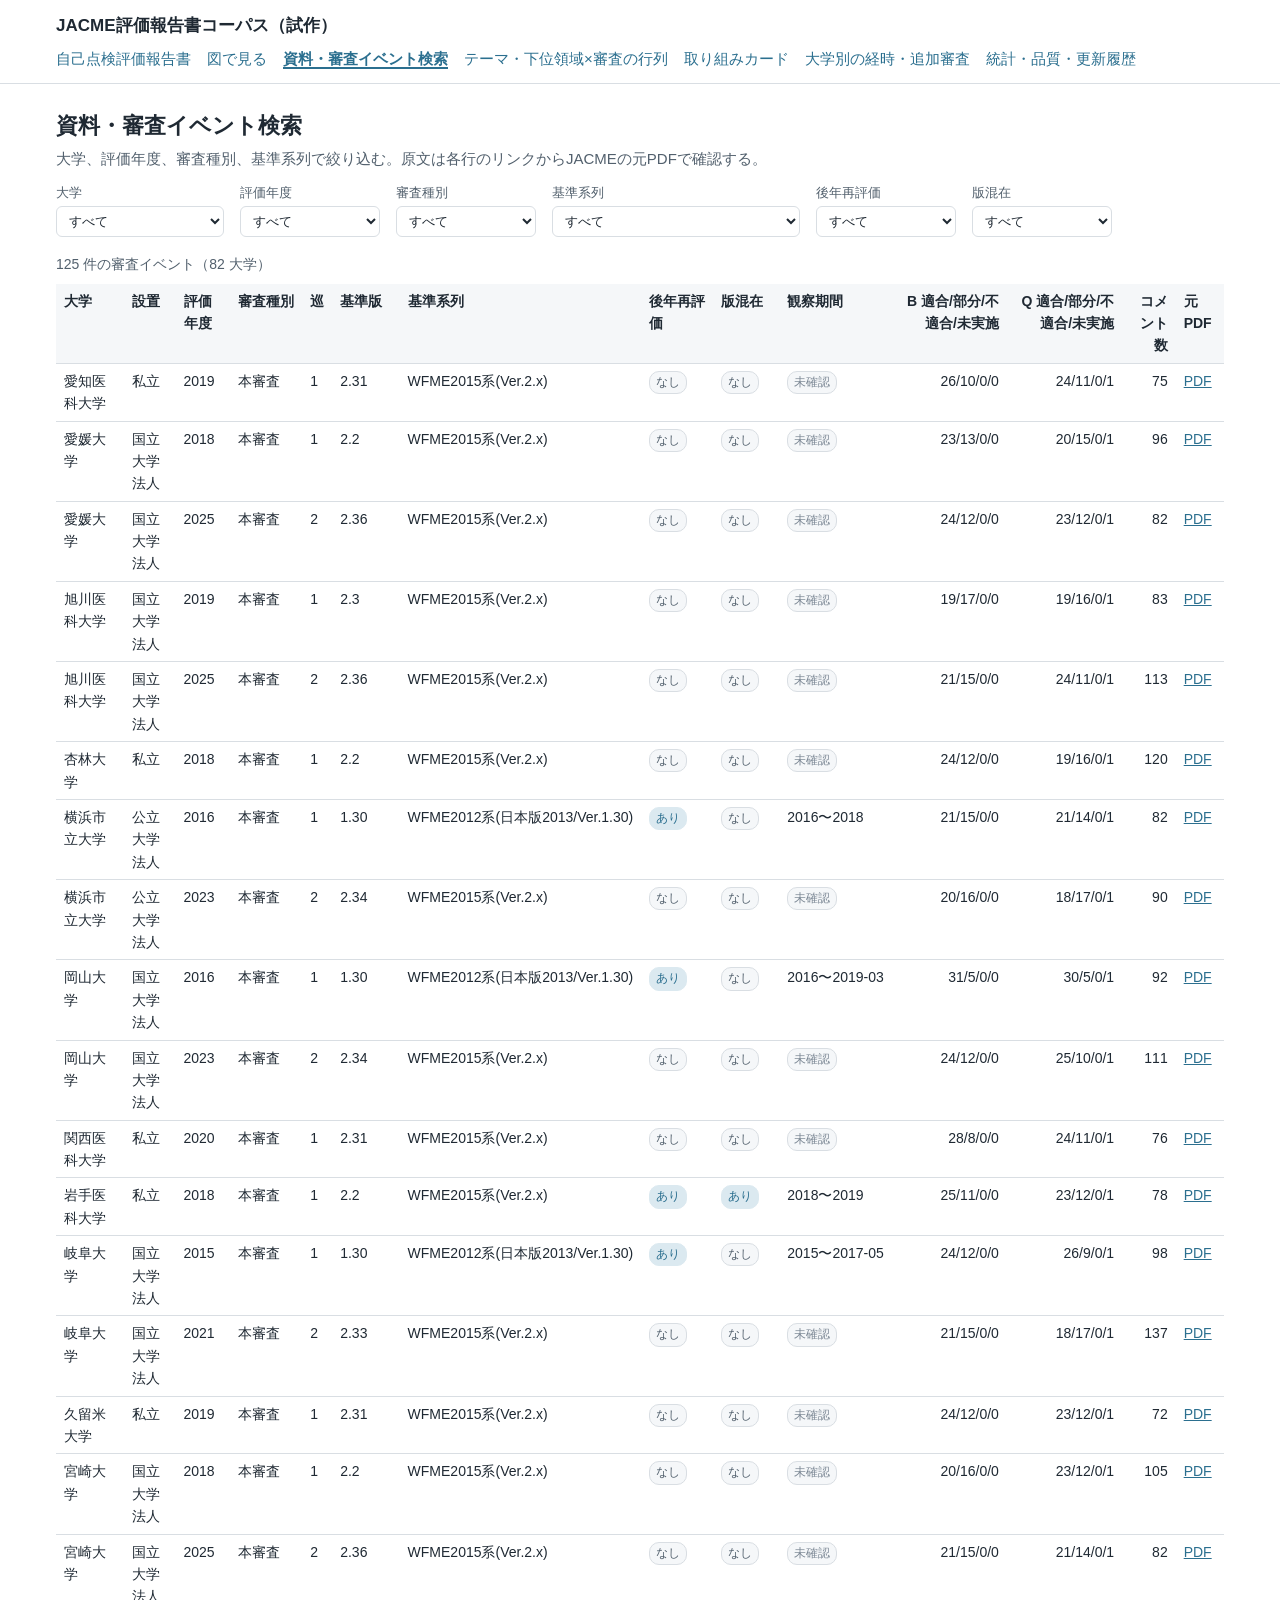
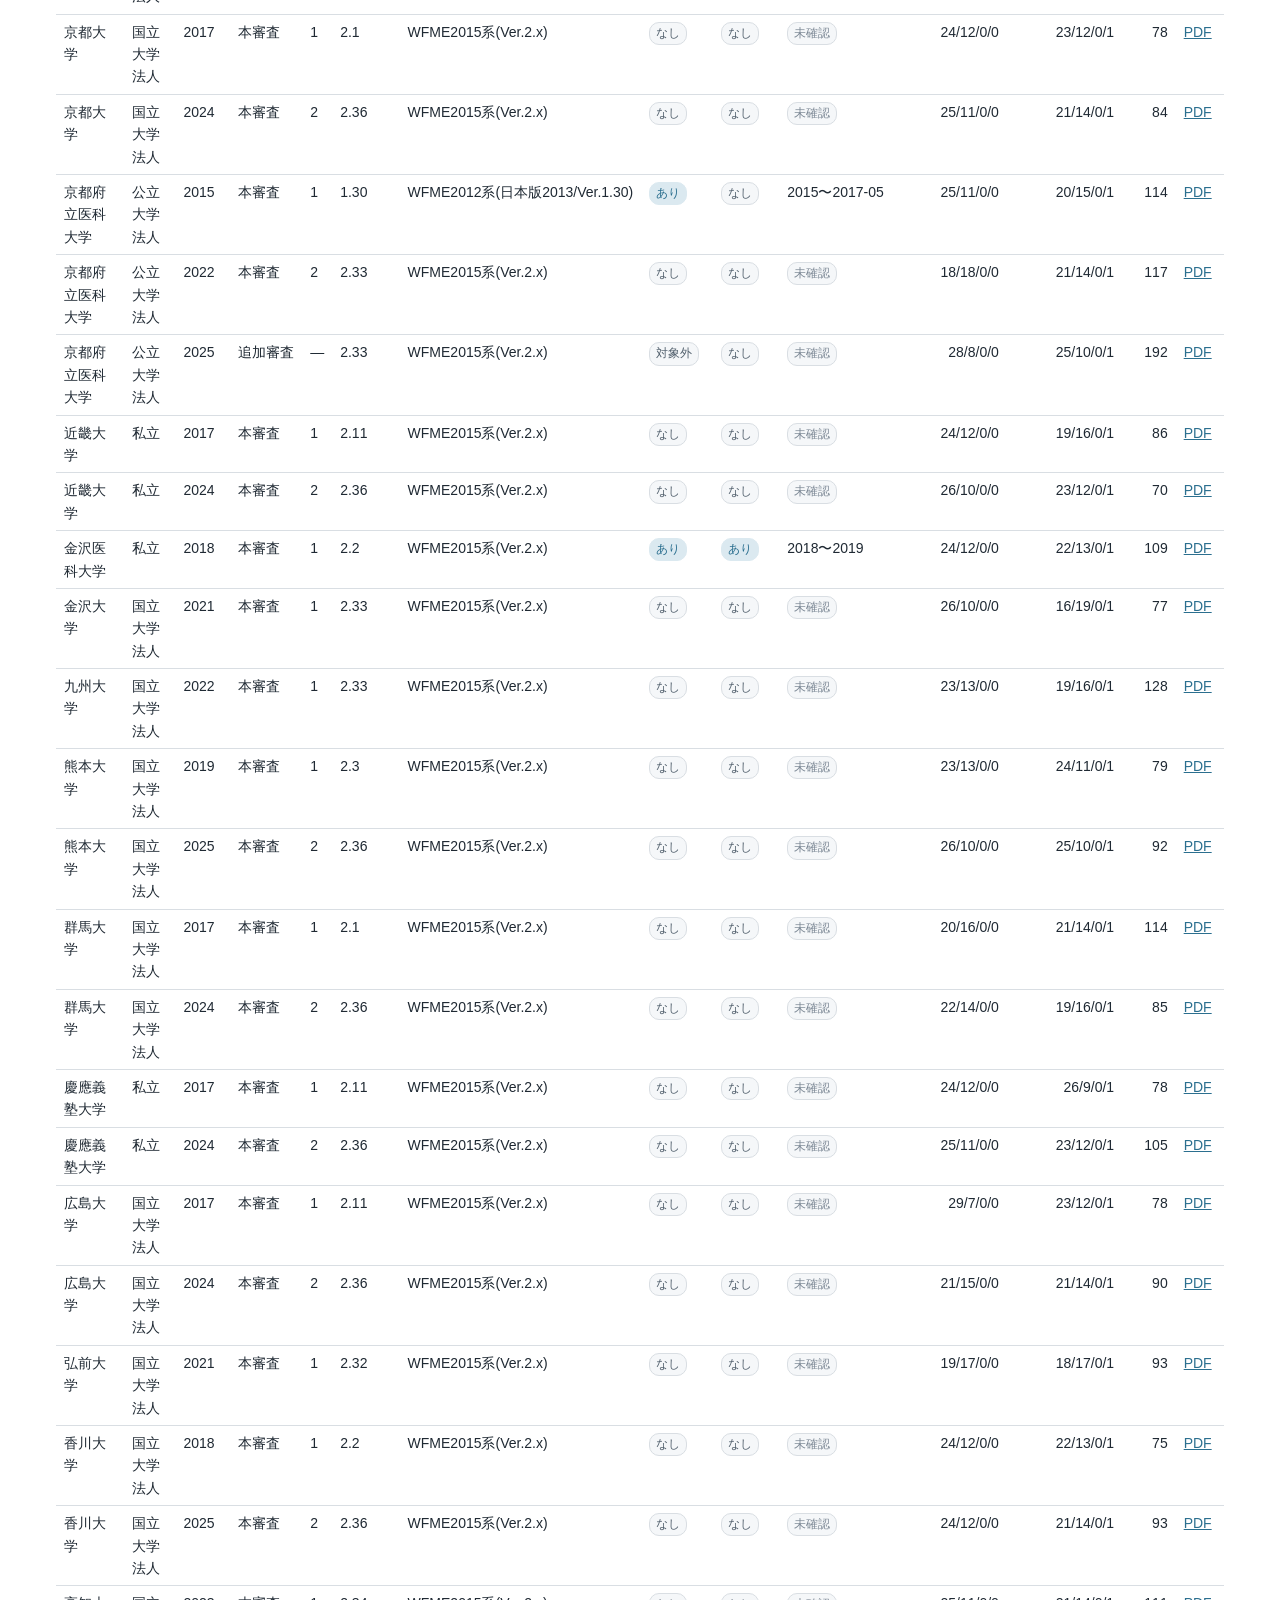
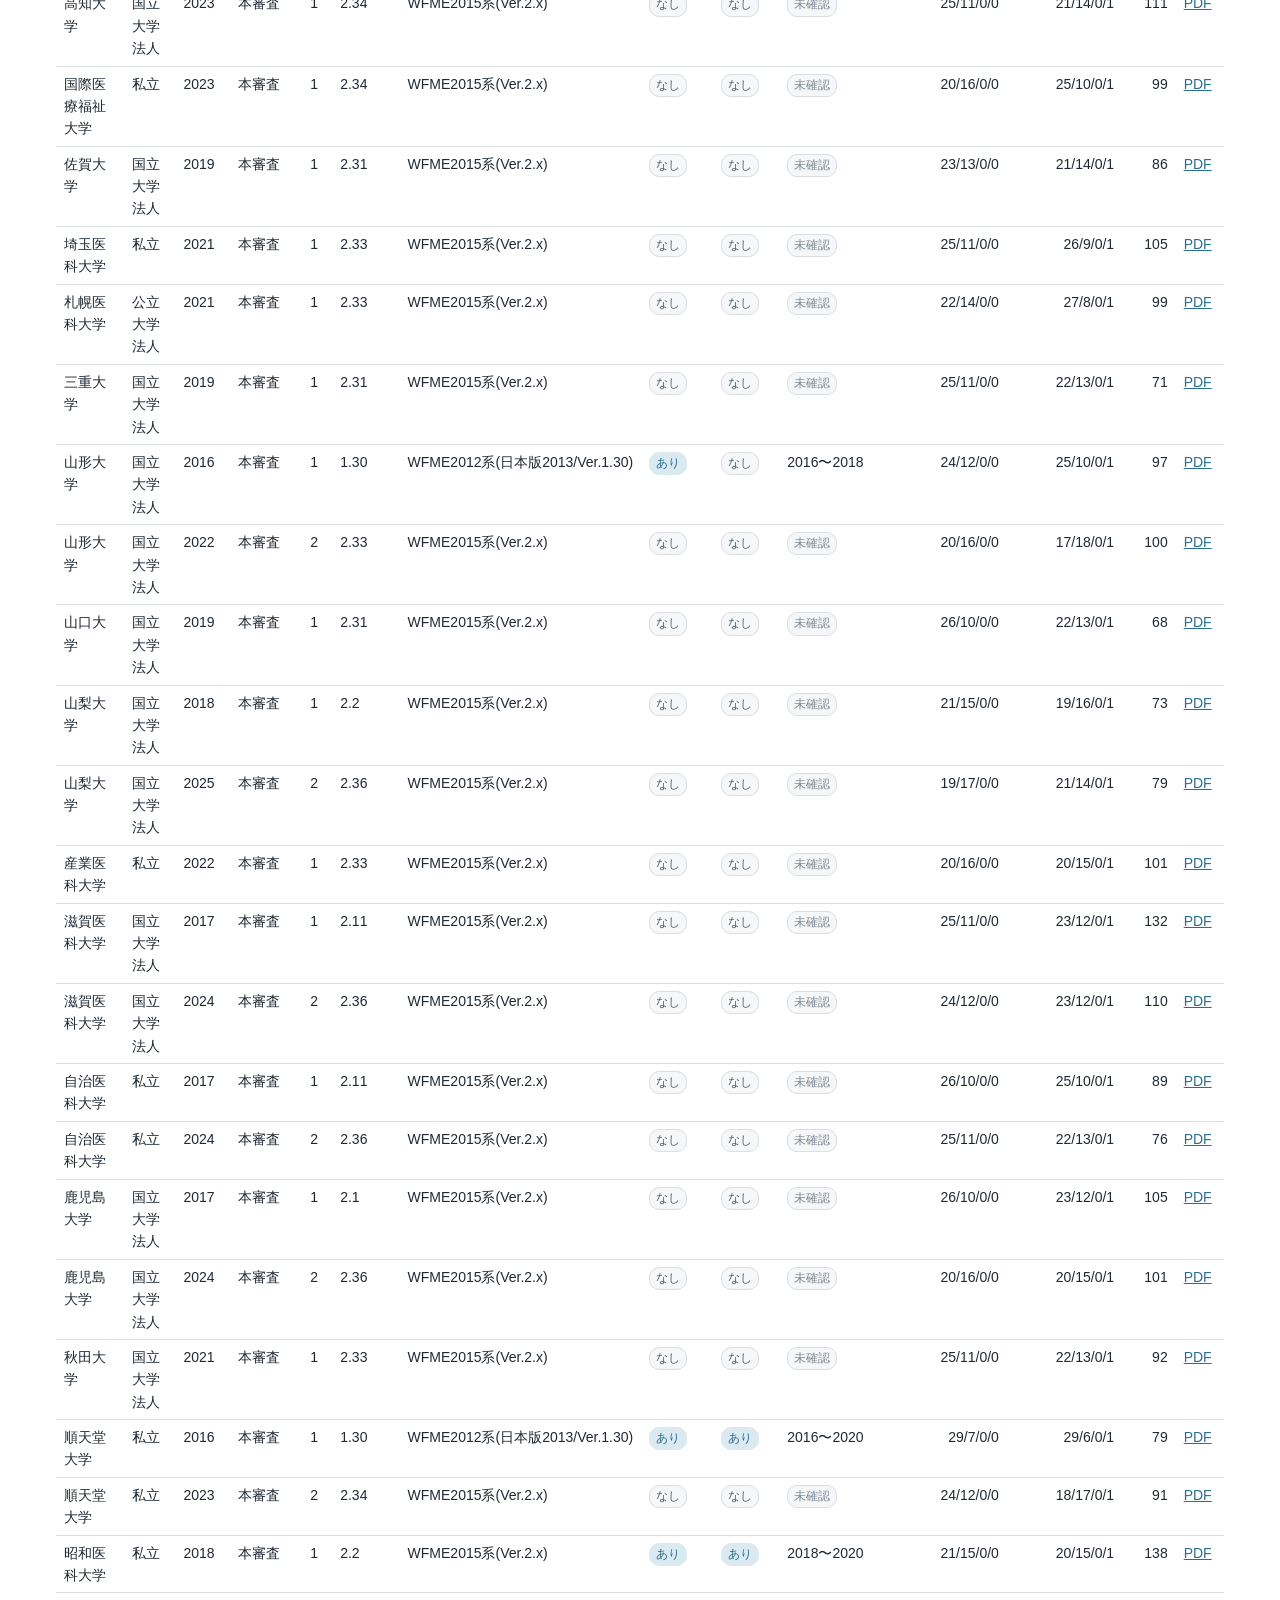
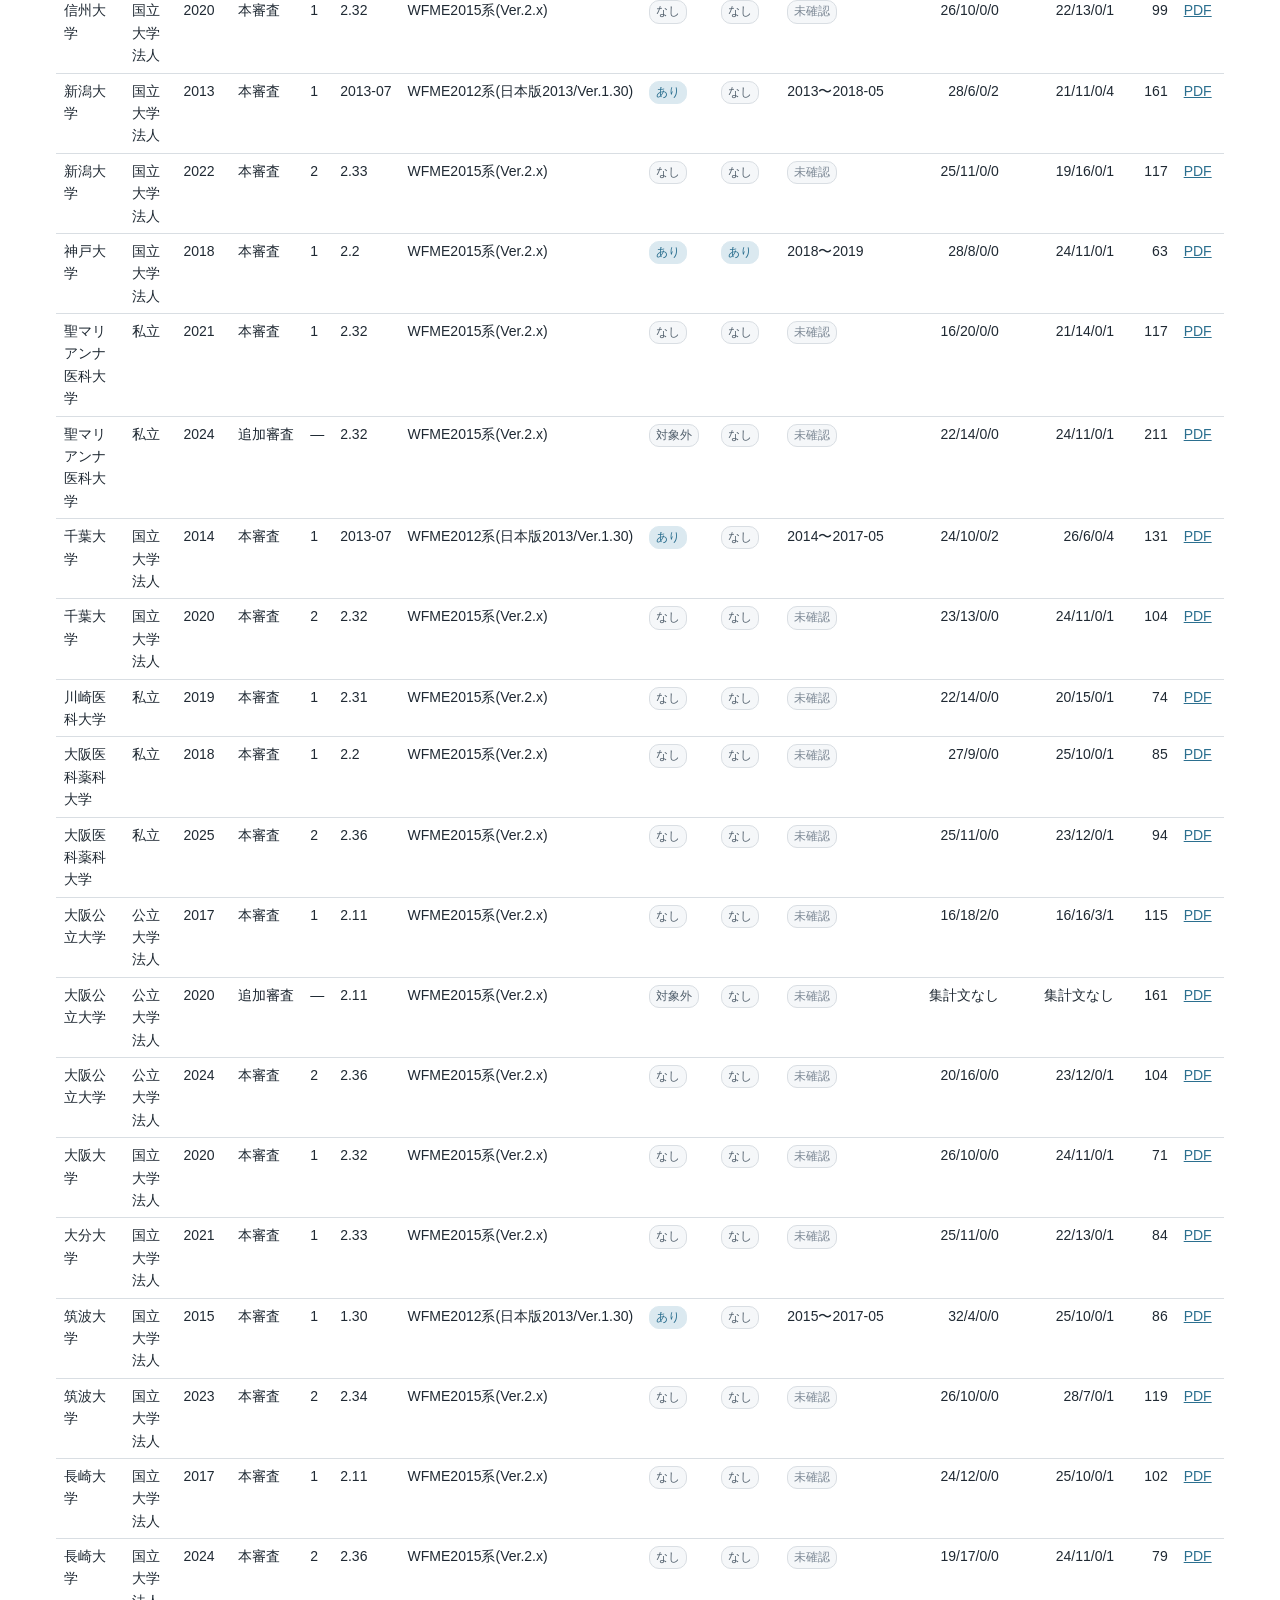
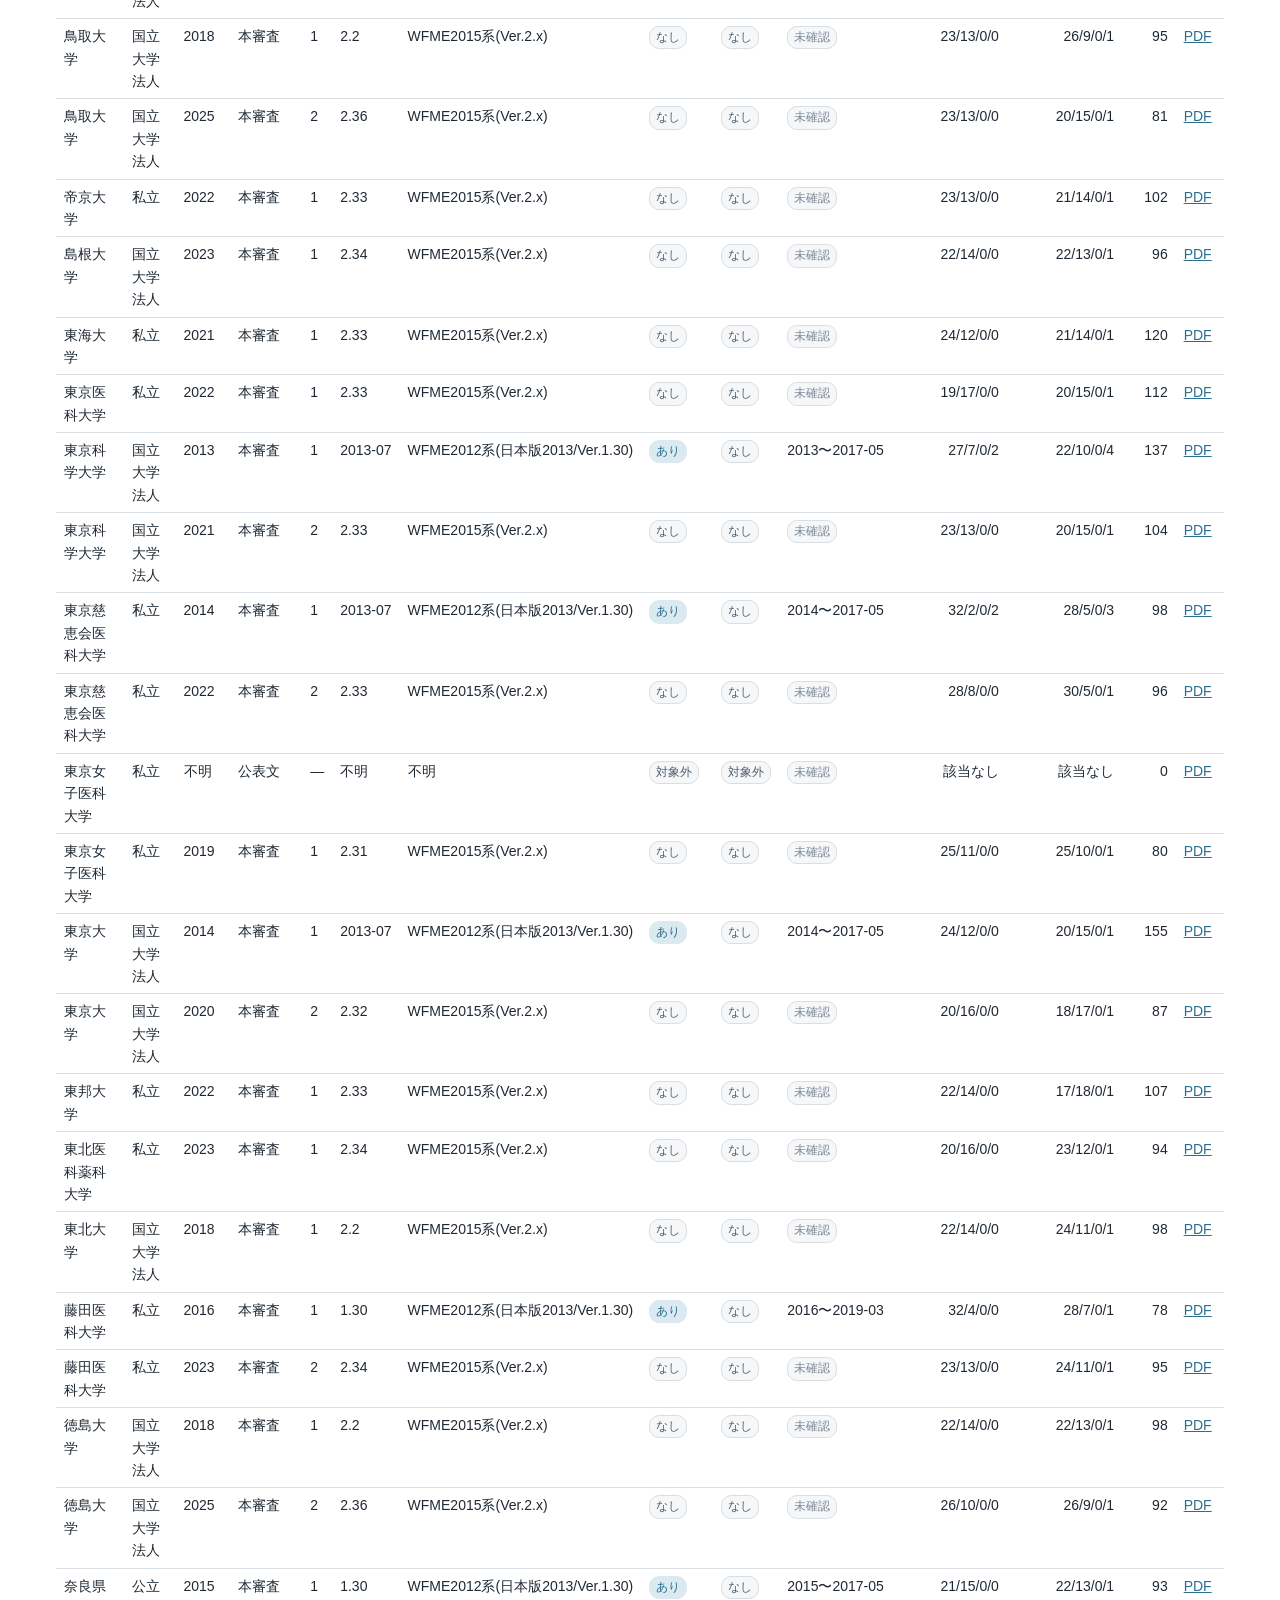
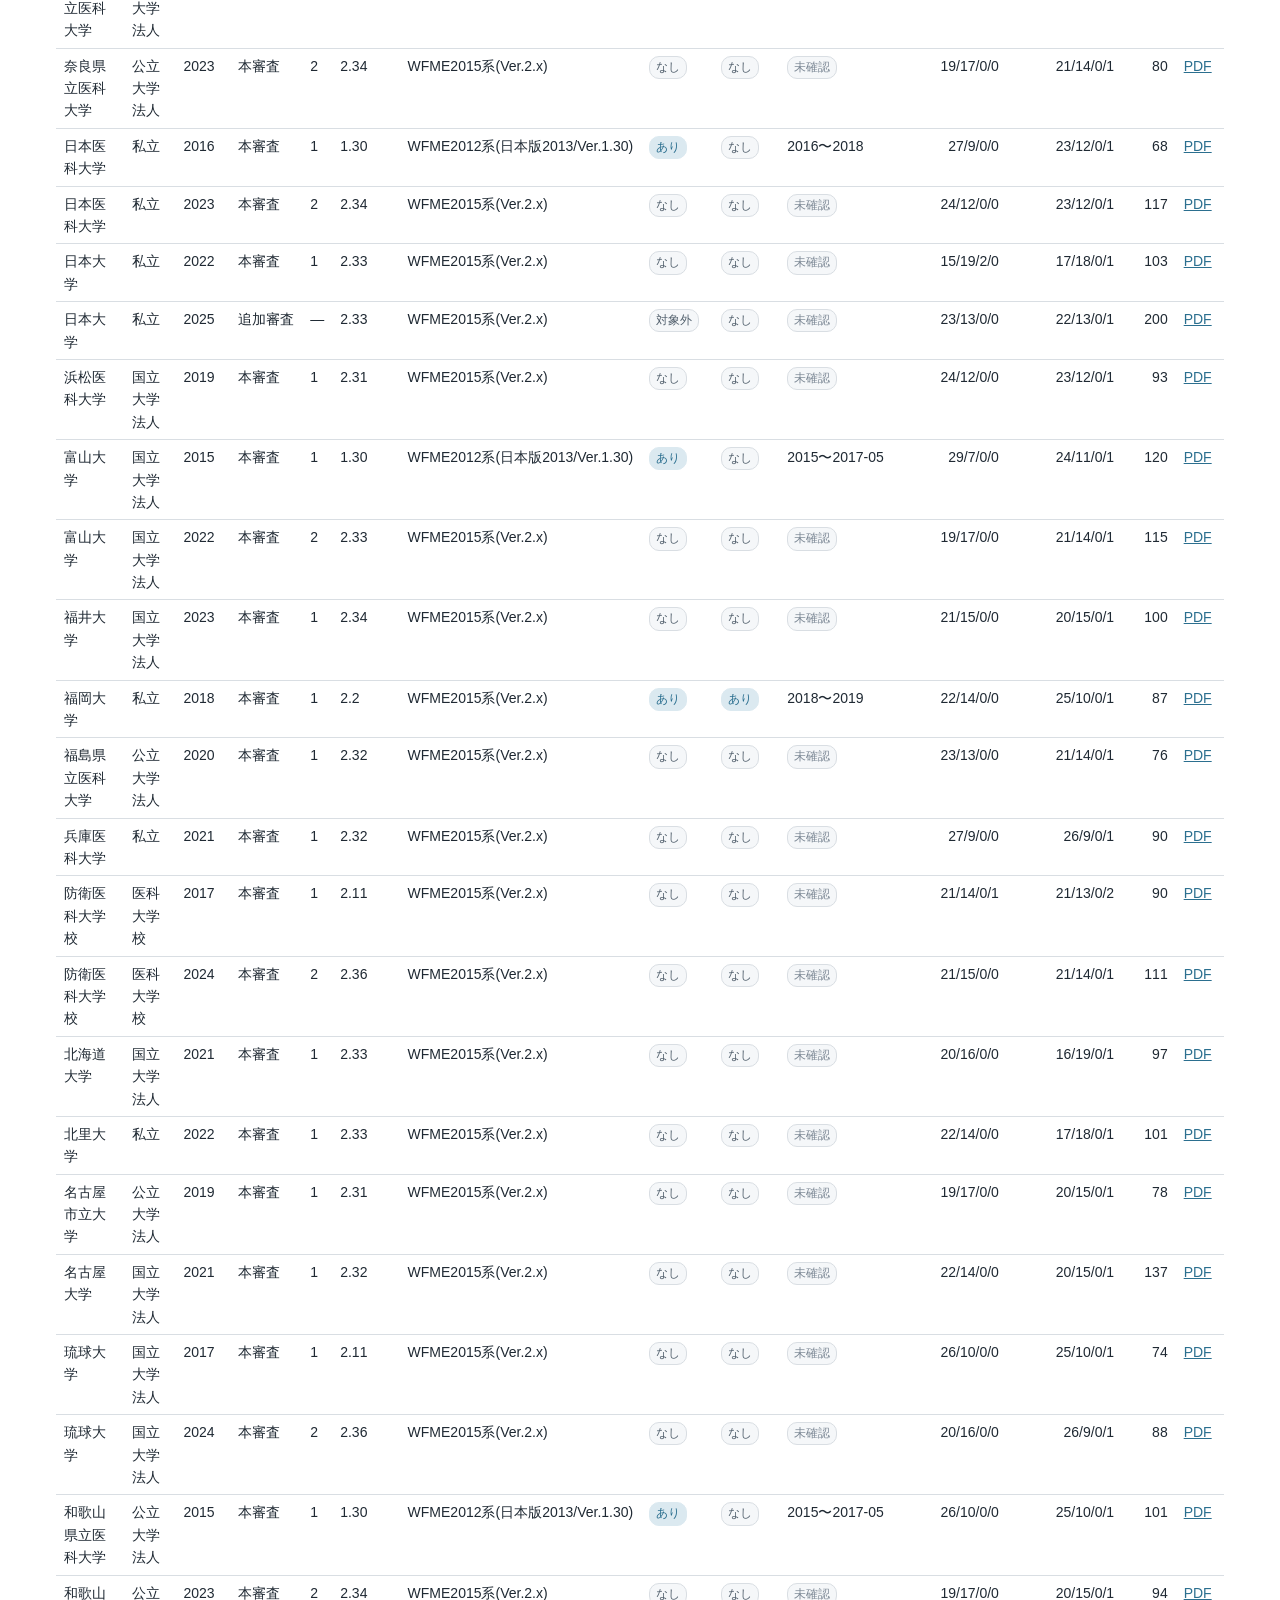
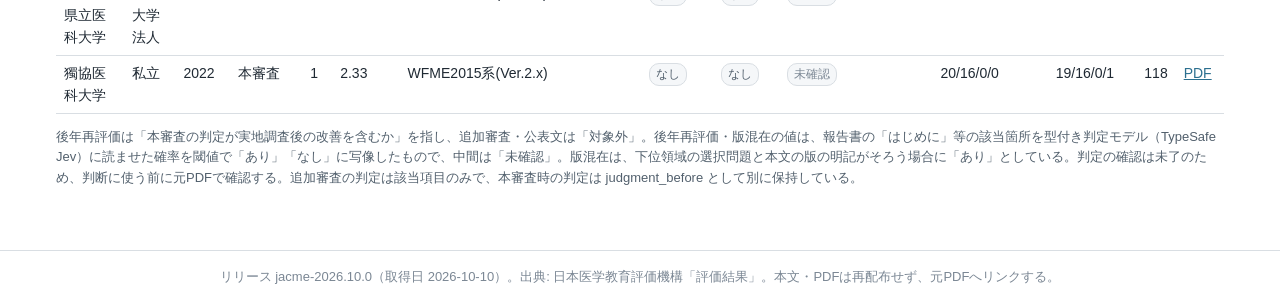
<file: public/site/index.html>
<!doctype html>
<html lang="ja">
<head>
<meta charset="utf-8">
<meta name="viewport" content="width=device-width, initial-scale=1">
<title>資料・審査イベント検索 | JACME評価報告書コーパス</title>
<link rel="stylesheet" href="common.css">
</head>
<body>
<header id="hdr"></header>
<main>
  <h1>資料・審査イベント検索</h1>
  <p class="lead">大学、評価年度、審査種別、基準系列で絞り込む。原文は各行のリンクからJACMEの元PDFで確認する。</p>
  <div class="filters">
    <label>大学<select id="f-univ"></select></label>
    <label>評価年度<select id="f-year"></select></label>
    <label>審査種別<select id="f-type"></select></label>
    <label>基準系列<select id="f-family"></select></label>
    <label>後年再評価<select id="f-retro"></select></label>
    <label>版混在<select id="f-mixed"></select></label>
  </div>
  <div class="count" id="count"></div>
  <div style="overflow:auto">
  <table id="tbl">
    <thead><tr>
      <th>大学</th><th>設置</th><th>評価年度</th><th>審査種別</th><th>巡</th><th>基準版</th><th>基準系列</th>
      <th>後年再評価</th><th>版混在</th><th>観察期間</th>
      <th class="num">B 適合/部分/不適合/未実施</th><th class="num">Q 適合/部分/不適合/未実施</th><th class="num">コメント数</th><th>元PDF</th>
    </tr></thead>
    <tbody></tbody>
  </table>
  </div>
  <p class="small">後年再評価は「本審査の判定が実地調査後の改善を含むか」を指し、追加審査・公表文は「対象外」。後年再評価・版混在の値は、報告書の「はじめに」等の該当箇所を型付き判定モデル（TypeSafe Jev）に読ませた確率を閾値で「あり」「なし」に写像したもので、中間は「未確認」。版混在は、下位領域の選択問題と本文の版の明記がそろう場合に「あり」としている。判定の確認は未了のため、判断に使う前に元PDFで確認する。追加審査の判定は該当項目のみで、本審査時の判定は judgment_before として別に保持している。</p>
</main>
<footer id="ftr"></footer>
<script src="common.js"></script>
<script>
renderHeader('index.html');
(async () => {
  const [inst, events, stats] = await Promise.all([loadJSON('institutions'), loadJSON('events'), loadJSON('stats')]);
  const I = Object.fromEntries(inst.map(i => [i.institution_id, i]));
  document.getElementById('ftr').textContent = `リリース ${stats.release_version}（取得日 ${stats.fetched_date}）。出典: 日本医学教育評価機構「評価結果」。本文・PDFは再配布せず、元PDFへリンクする。`;
  const uniq = (arr, f) => [...new Set(arr.map(f))].filter(Boolean);
  fillSelect(document.getElementById('f-univ'), inst.map(i => [i.institution_id, i.name]), 'すべて');
  fillSelect(document.getElementById('f-year'), uniq(events, e => e.eval_year).sort().map(v => [v, v + '年度']), 'すべて');
  fillSelect(document.getElementById('f-type'), ['main', 'additional', 'notice'].map(v => [v, LBL.review_type[v]]), 'すべて');
  fillSelect(document.getElementById('f-family'), uniq(events, e => e.standard_family).sort().map(v => [v, v]), 'すべて');
  fillSelect(document.getElementById('f-retro'), ['true', 'false', 'unknown', 'not_applicable'].map(v => [v, LBL.flag[v]]), 'すべて');
  fillSelect(document.getElementById('f-mixed'), ['true', 'false', 'unknown', 'not_applicable'].map(v => [v, LBL.flag[v]]), 'すべて');
  const sels = [...document.querySelectorAll('.filters select')];
  function render() {
    const [u, y, t, f, r, m] = sels.map(s => s.value);
    const rows = events.filter(e => (!u || e.institution_id === u) && (!y || e.eval_year === y) && (!t || e.review_type === t) &&
      (!f || e.standard_family === f) && (!r || e.retrospective_reassessment === r) && (!m || e.mixed_standard === m))
      .sort((a, b) => (I[a.institution_id].name).localeCompare(I[b.institution_id].name, 'ja') || (a.eval_year || '').localeCompare(b.eval_year || ''));
    document.getElementById('count').textContent = `${rows.length} 件の審査イベント（${new Set(rows.map(e => e.institution_id)).size} 大学）`;
    const obs = e => (e.observation_start === 'unknown' && e.observation_end === 'unknown') ? '<span class="tag unknown">未確認</span>' : `${esc(e.observation_start)}〜${esc(e.observation_end)}`;
    const cnt = (e, L) => e.has_summary_counts === 'true' ? `${e[L + '_comp']}/${e[L + '_part']}/${e[L + '_non']}/${e[L + '_nae']}` : (e.review_type === 'notice' ? '該当なし' : '集計文なし');
    document.querySelector('#tbl tbody').innerHTML = rows.map(e => `<tr>
      <td>${esc(I[e.institution_id].name)}</td><td>${esc(I[e.institution_id].type)}</td><td>${esc(e.eval_year) || '不明'}</td>
      <td>${LBL.review_type[e.review_type]}</td><td>${esc(e.cycle) || '—'}</td><td>${esc(e.standard_version_declared) || '不明'}</td><td>${esc(e.standard_family) || '不明'}</td>
      <td>${flagTag(e.retrospective_reassessment)}</td><td>${flagTag(e.mixed_standard)}</td><td>${obs(e)}</td>
      <td class="num">${cnt(e, 'b')}</td><td class="num">${cnt(e, 'q')}</td><td class="num">${esc(e.n_comments)}</td>
      <td>${e.source_url ? `<a href="${esc(e.source_url)}" target="_blank" rel="noopener">PDF</a>` : '—'}</td></tr>`).join('');
  }
  sels.forEach(s => s.addEventListener('change', render));
  render();
})().catch(err => { document.getElementById('count').textContent = 'データの読み込みに失敗: ' + err.message; });
</script>
</body>
</html>
</file>
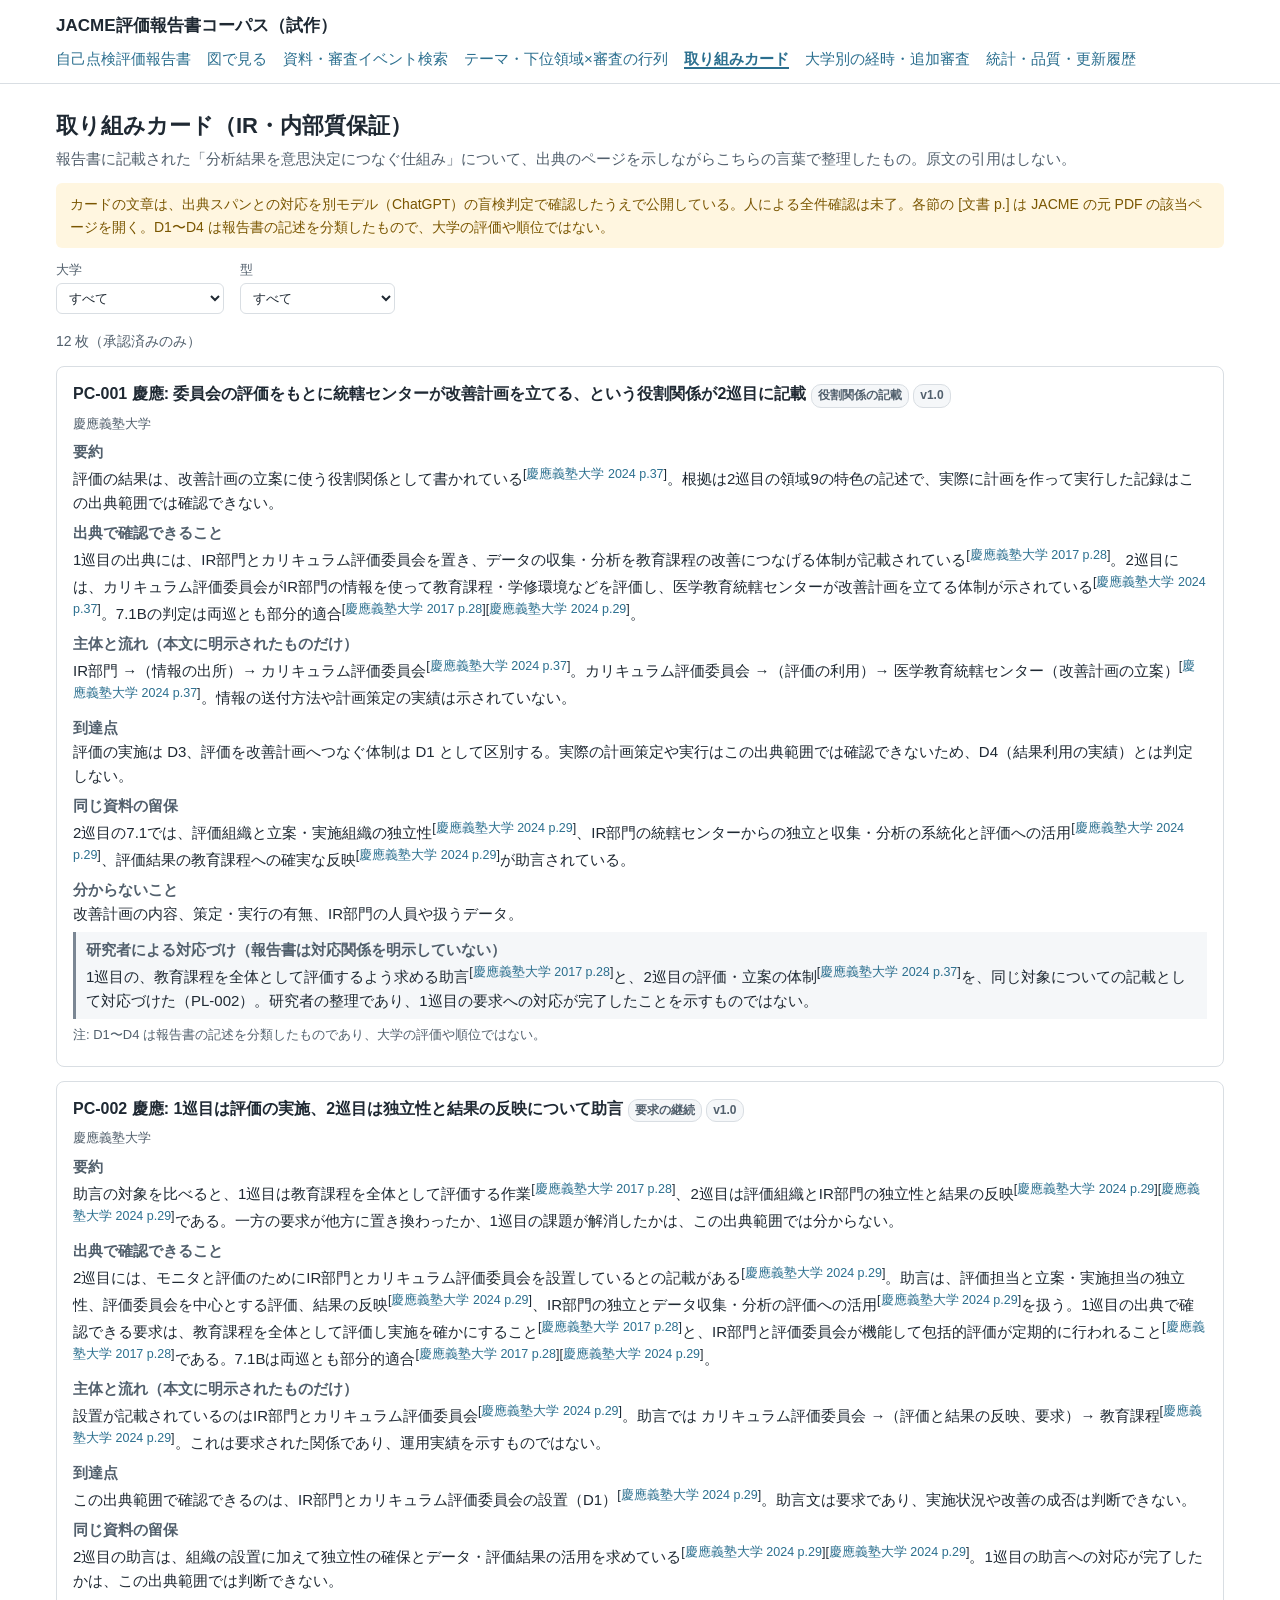
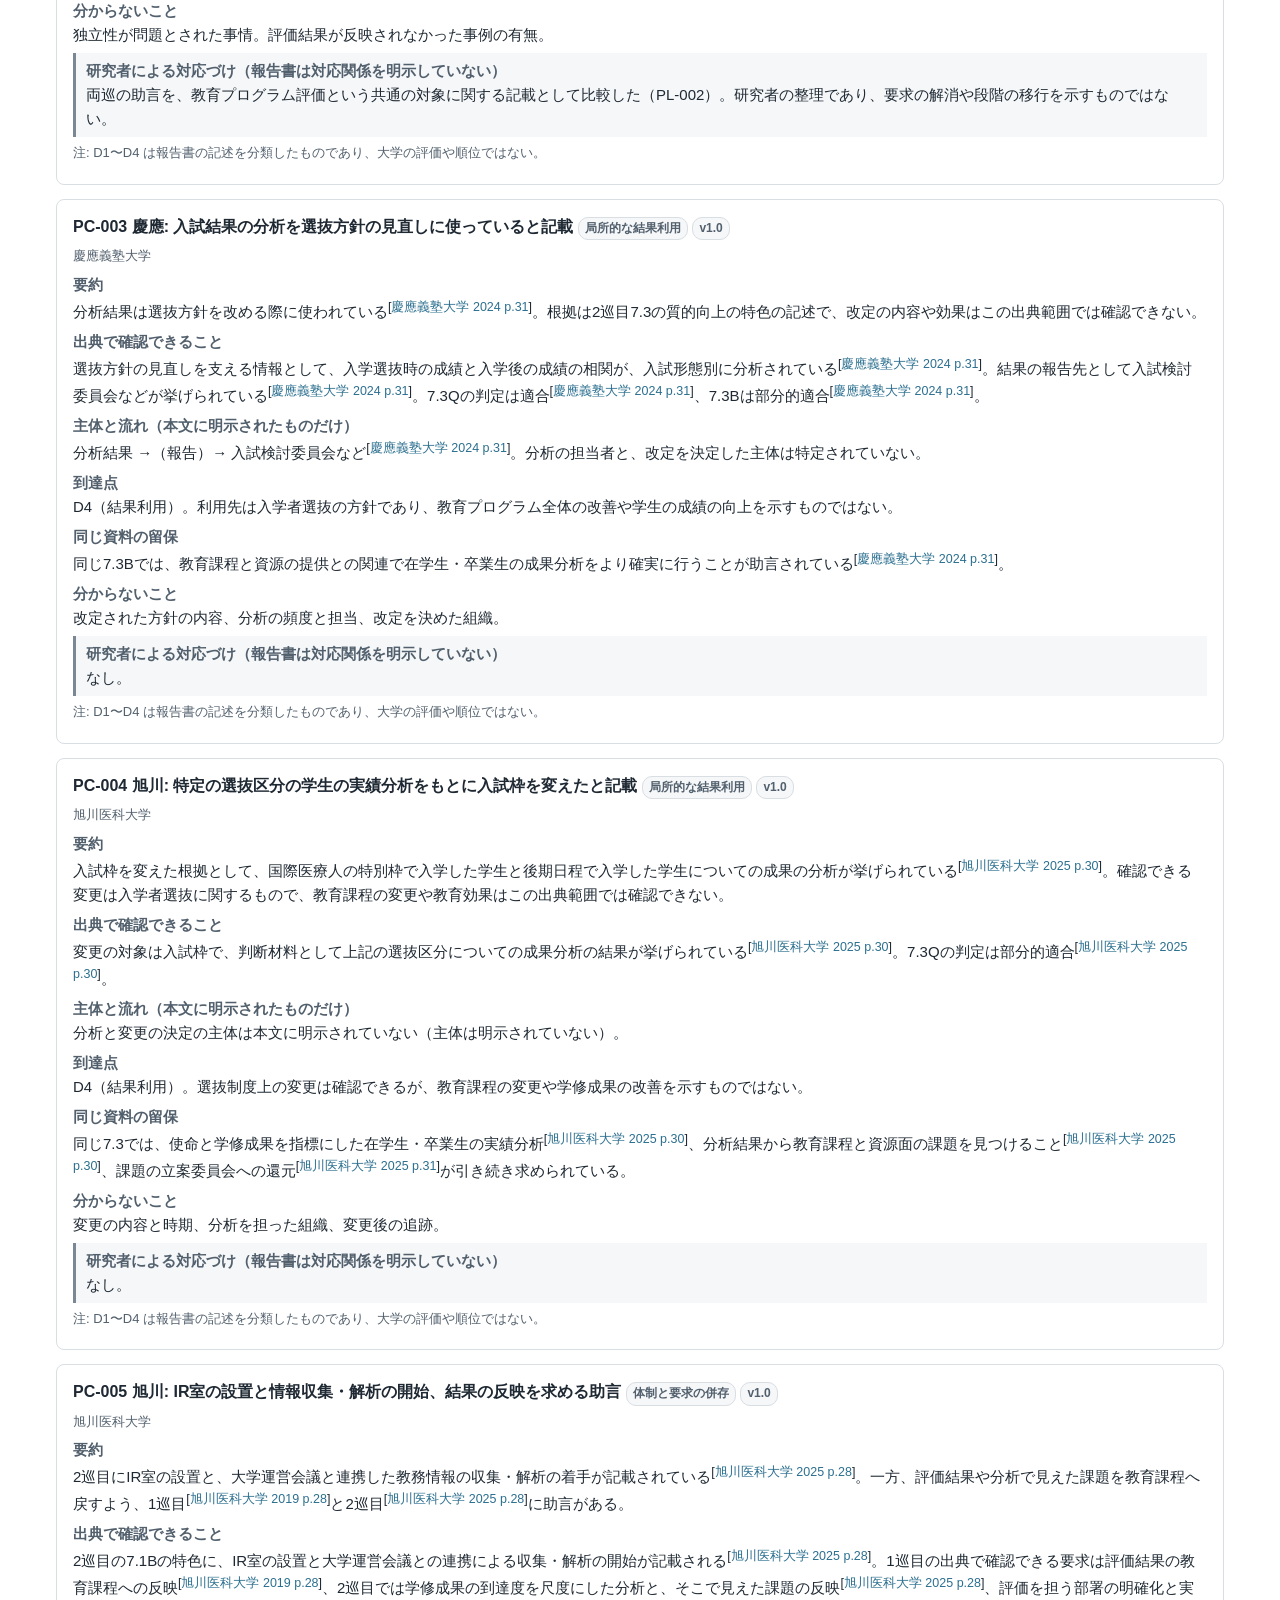
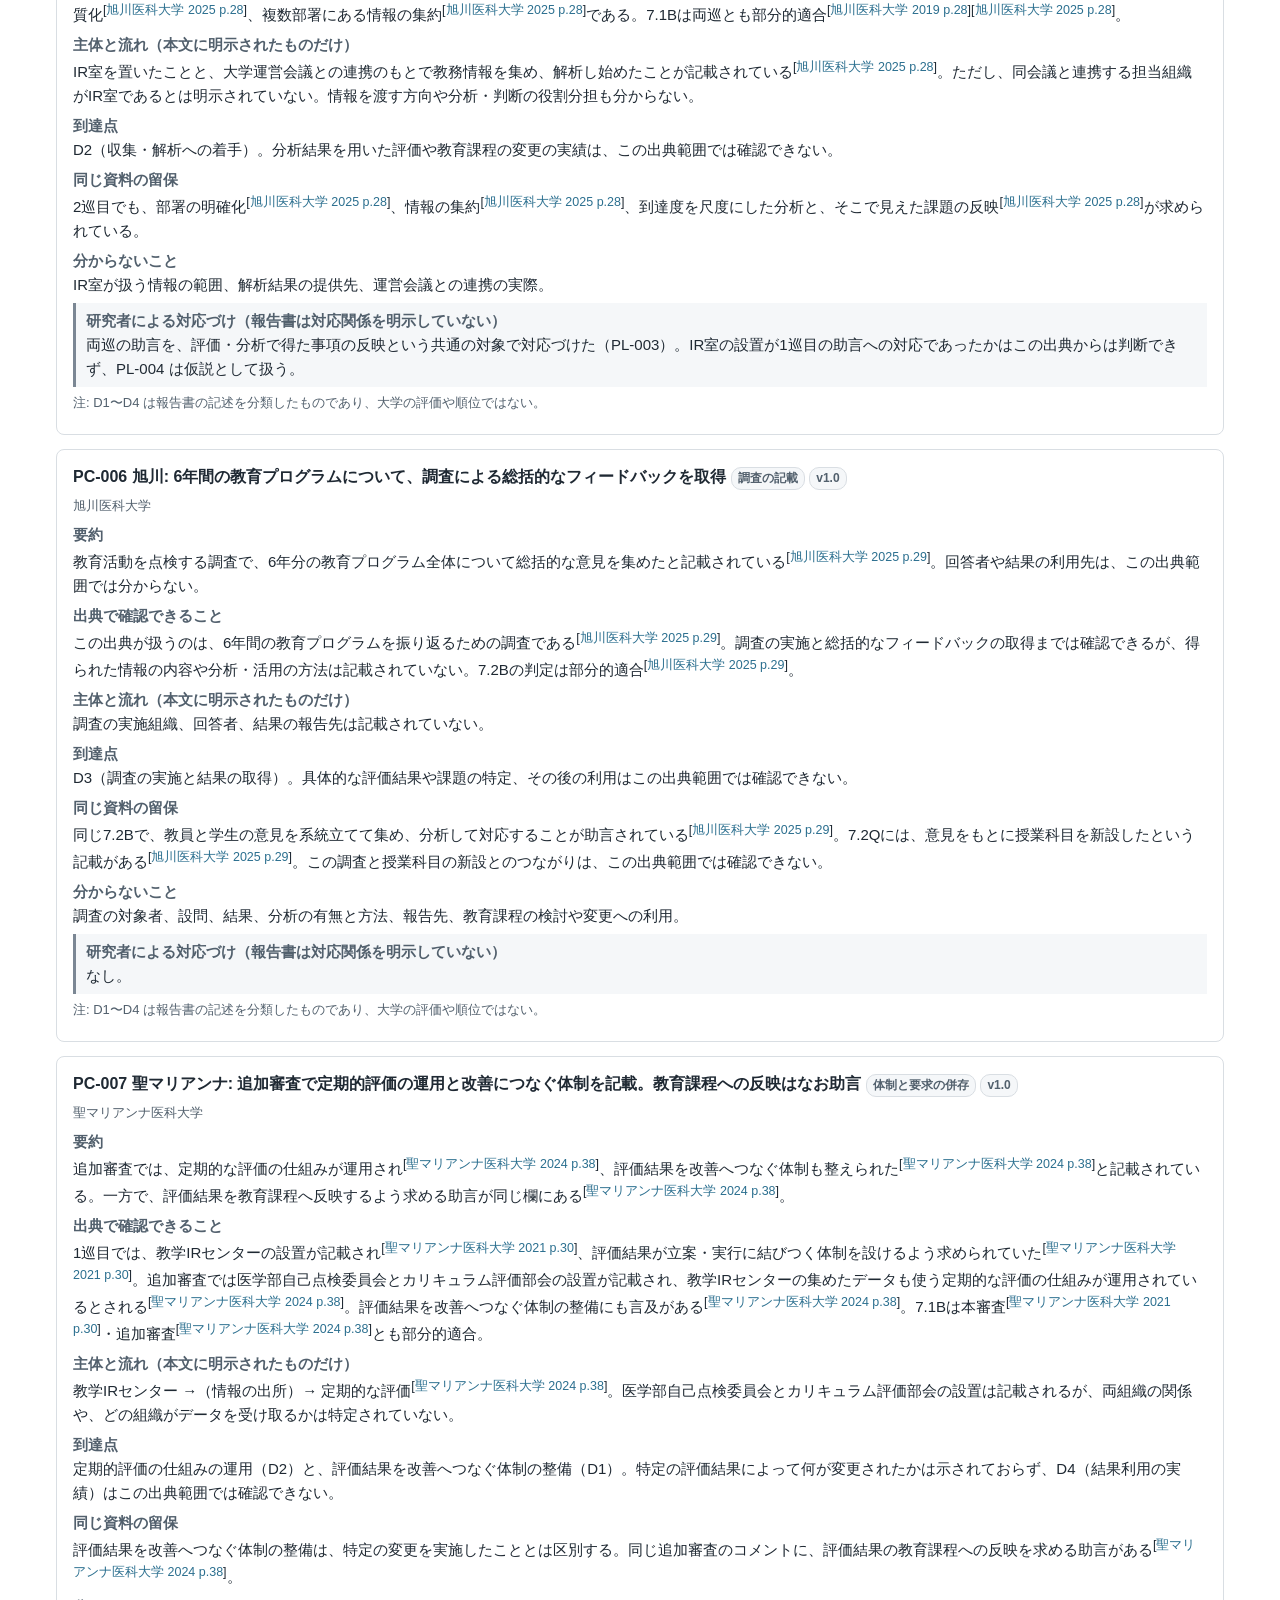
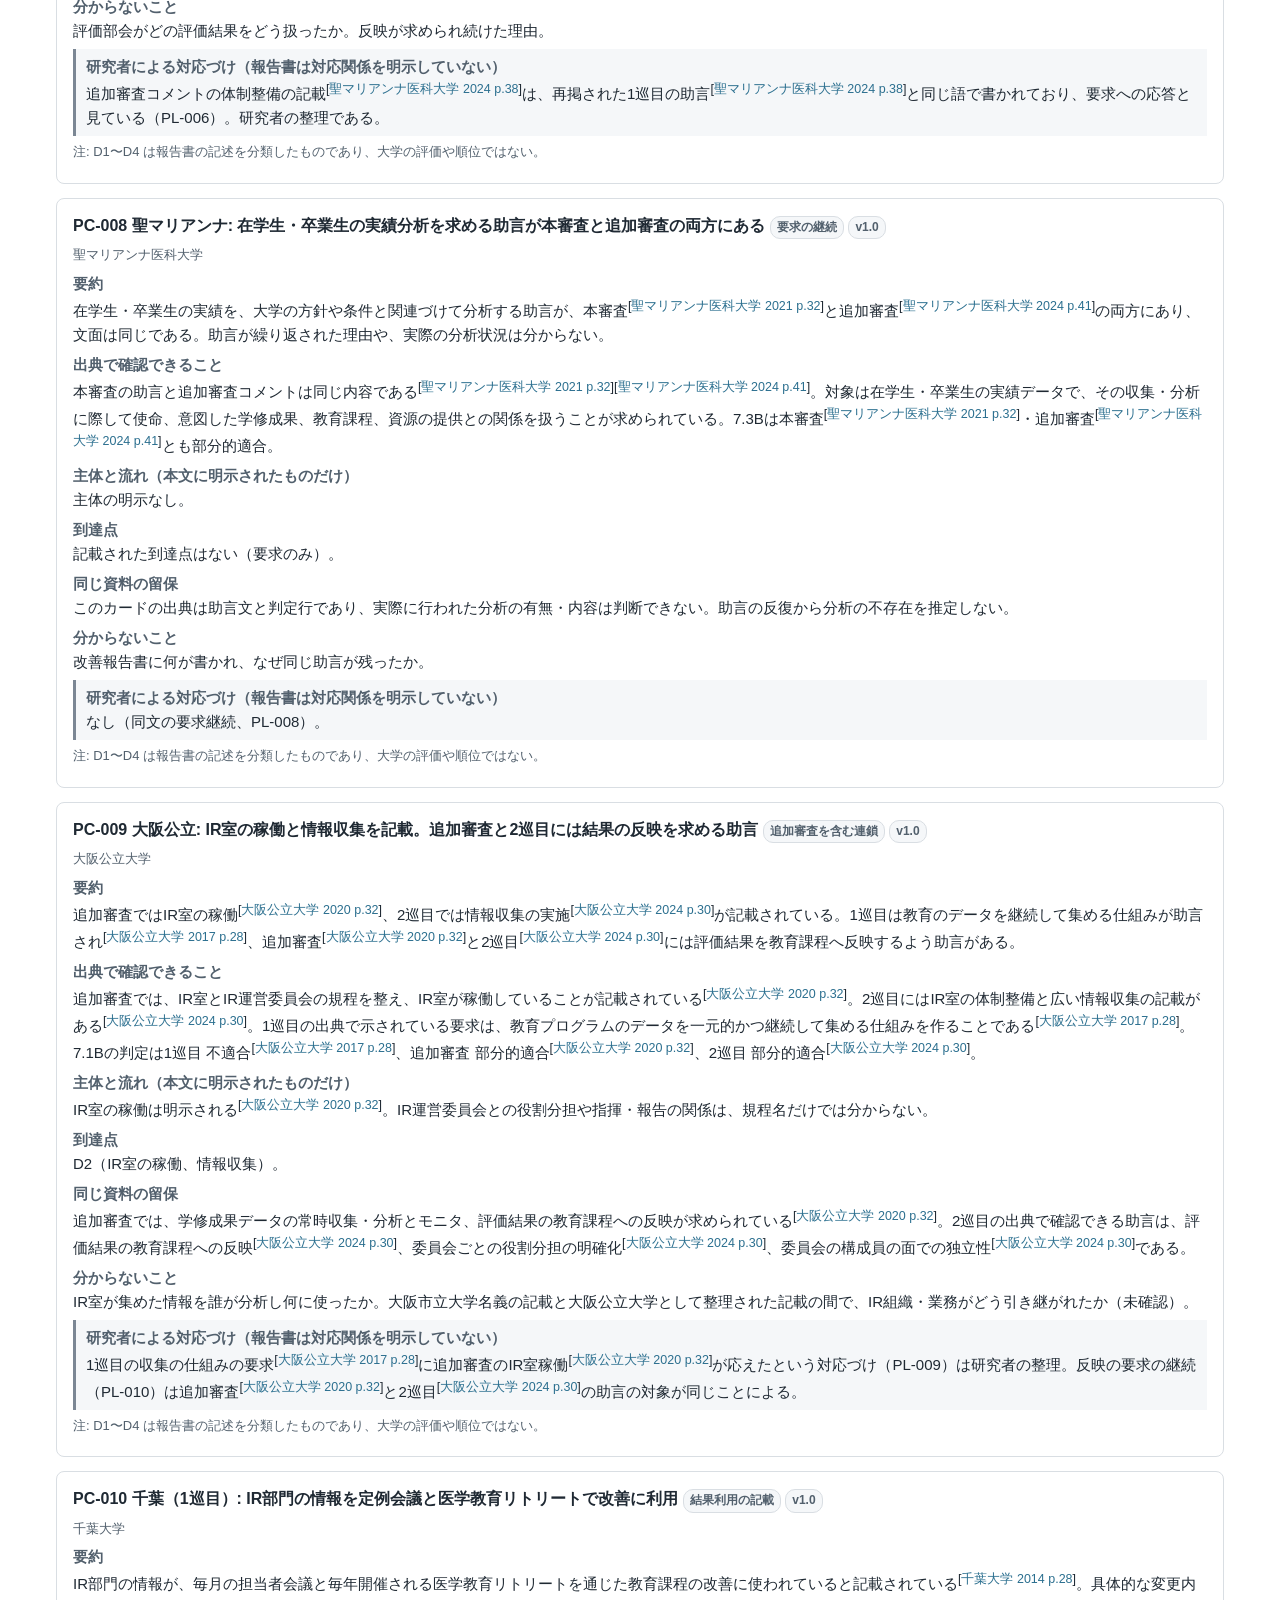
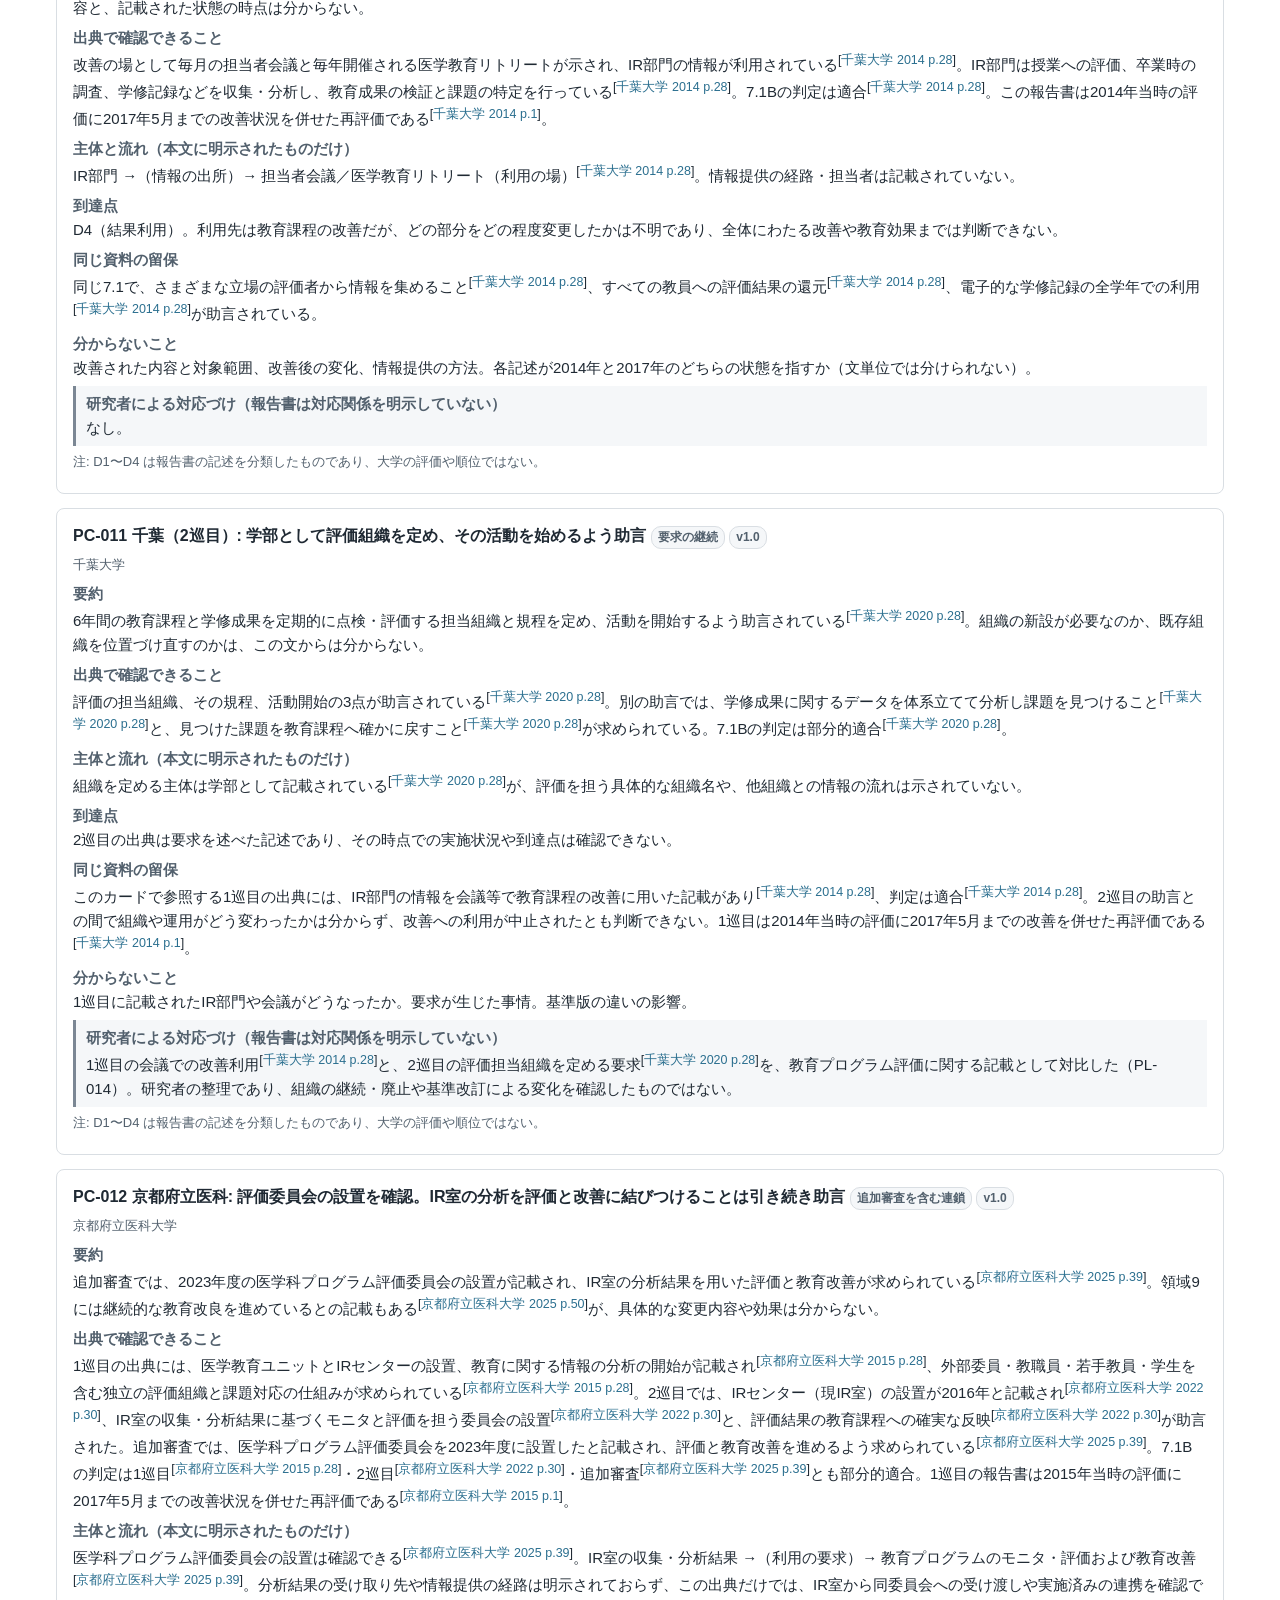
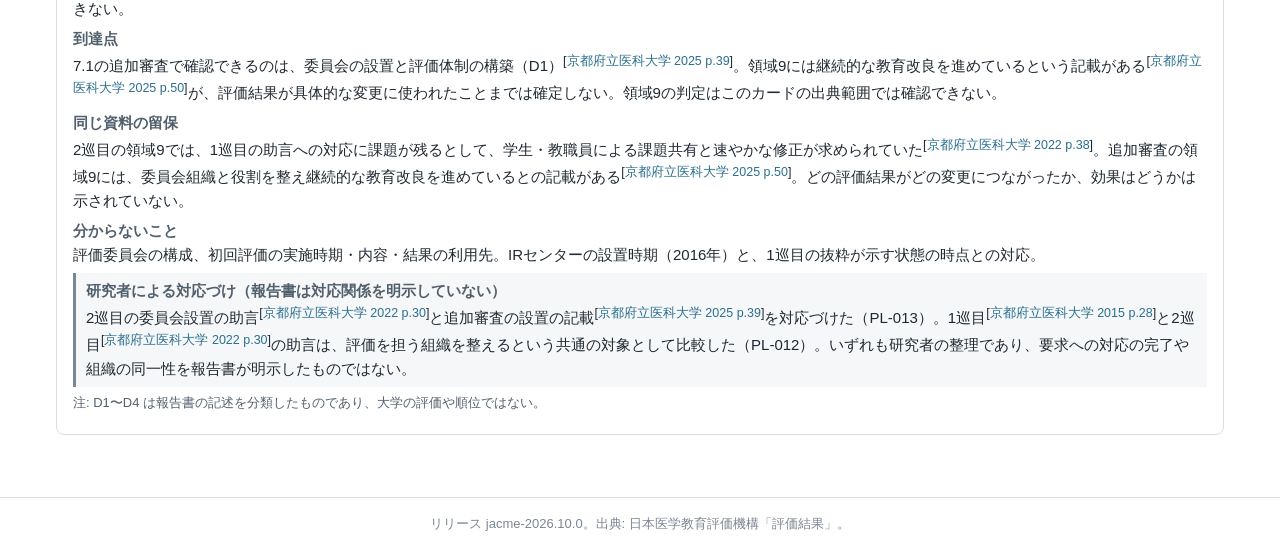
<file: public/site/cards.html>
<!doctype html>
<html lang="ja">
<head>
<meta charset="utf-8">
<meta name="viewport" content="width=device-width, initial-scale=1">
<title>取り組みカード | JACME評価報告書コーパス</title>
<link rel="stylesheet" href="common.css">
<style>
.card{border:1px solid var(--line);border-radius:8px;padding:14px 16px;margin:14px 0}.card h3{margin:0 0 6px;font-size:16px}.sec{margin:6px 0}.sec b{color:var(--ink-2)}.hyp{background:var(--bg-2);border-left:3px solid var(--ink-3);padding:6px 10px}sup a{text-decoration:none}
</style>
</head>
<body>
<header id="hdr"></header>
<main>
  <h1>取り組みカード（IR・内部質保証）</h1>
  <p class="lead">報告書に記載された「分析結果を意思決定につなぐ仕組み」について、出典のページを示しながらこちらの言葉で整理したもの。原文の引用はしない。</p>
  <div class="note">カードの文章は、出典スパンとの対応を別モデル（ChatGPT）の盲検判定で確認したうえで公開している。人による全件確認は未了。各節の [文書 p.] は JACME の元 PDF の該当ページを開く。D1〜D4 は報告書の記述を分類したもので、大学の評価や順位ではない。</div>
  <div class="filters">
    <label>大学<select id="f-univ"></select></label>
    <label>型<select id="f-pattern"></select></label>
  </div>
  <div class="count" id="count"></div>
  <div id="cards"></div>
</main>
<footer id="ftr"></footer>
<script src="common.js"></script>
<script>
renderHeader('cards.html');
const SEC = { summary: '要約', mechanism: '出典で確認できること', actors_flow: '主体と流れ（本文に明示されたものだけ）', reached: '到達点', reservations: '同じ資料の留保', unknowns: '分からないこと', hypothesis_links: '研究者による対応づけ（報告書は対応関係を明示していない）' };
const PATTERN = { 'PC-001': '役割関係の記載', 'PC-002': '要求の継続', 'PC-003': '局所的な結果利用', 'PC-004': '局所的な結果利用', 'PC-005': '体制と要求の併存', 'PC-006': '調査の記載', 'PC-007': '体制と要求の併存', 'PC-008': '要求の継続', 'PC-009': '追加審査を含む連鎖', 'PC-010': '結果利用の記載', 'PC-011': '要求の継続', 'PC-012': '追加審査を含む連鎖' };
(async () => {
  const [inst, events, stats] = await Promise.all([loadJSON('institutions'), loadJSON('events'), loadJSON('stats')]);
  let cards = []; try { cards = await loadJSON('practice_cards'); } catch (e) { cards = []; }
  document.getElementById('ftr').textContent = `リリース ${stats.release_version}。出典: 日本医学教育評価機構「評価結果」。`;
  const I = Object.fromEntries(inst.map(i => [i.institution_id, i])); const U = Object.fromEntries(events.map(e => [e.doc_id, e]));
  const pageLink = (ref) => { const m = ref.match(/^(.+):p(\d+)$/); if (!m) return esc(ref); const e = U[m[1]]; return e && e.source_url ? `<a href="${esc(e.source_url)}#page=${m[2]}" target="_blank" rel="noopener">${esc(I[e.institution_id]?.name || m[1])} ${esc(e.eval_year)} p.${m[2]}</a>` : esc(ref); };
  const refs = (text, c) => { const map = {}; (c.span_pages || '').split(';').forEach((p, i) => { map[(c.span_ids_order || [])[i] || i] = p; }); return esc(text).replace(/\[(ES-\d{6})\]/g, (m, id) => { const p = c._map[id]; return p ? `<sup>[${pageLink(p)}]</sup>` : ''; }); };
  // span_pages は span_ids と同順なので、本文中の [ES-id] を順に対応づける
  for (const c of cards) { const ids = [...new Set((c.summary + c.mechanism + c.actors_flow + c.reached + c.reservations + c.unknowns + c.hypothesis_links).match(/ES-\d{6}/g) || [])]; const pages = (c.span_pages || '').split(';'); c._map = Object.fromEntries(ids.map((id, i) => [id, pages[i]])); }
  fillSelect(document.getElementById('f-univ'), [...new Set(cards.map(c => c.institution_id))].map(u => [u, I[u]?.name || u]), 'すべて');
  fillSelect(document.getElementById('f-pattern'), [...new Set(Object.values(PATTERN))].map(p => [p, p]), 'すべて');
  function render() {
    const u = document.getElementById('f-univ').value, p = document.getElementById('f-pattern').value;
    const rows = cards.filter(c => (!u || c.institution_id === u) && (!p || PATTERN[c.card_id] === p));
    document.getElementById('count').textContent = cards.length ? `${rows.length} 枚（承認済みのみ）` : '公開されたカードはまだない。';
    document.getElementById('cards').innerHTML = rows.map(c => `<div class="card" id="${esc(c.card_id)}"><h3>${esc(c.card_id)} ${esc(c.title)} <span class="tag">${esc(PATTERN[c.card_id] || '')}</span> <span class="tag">${esc(c.version)}</span></h3><div class="small">${esc(I[c.institution_id]?.name || '')}</div>` +
      ['summary', 'mechanism', 'actors_flow', 'reached', 'reservations', 'unknowns'].filter(k => c[k]).map(k => `<div class="sec"><b>${SEC[k]}</b><br>${refs(c[k], c)}</div>`).join('') +
      (c.hypothesis_links ? `<div class="sec hyp"><b>${SEC.hypothesis_links}</b><br>${refs(c.hypothesis_links, c)}</div>` : '') +
      `<div class="sec small">注: ${esc(c.footnote || '')}</div></div>`).join('');
  }
  document.querySelectorAll('.filters select').forEach(s => s.addEventListener('change', render)); render();
})().catch(err => { document.getElementById('count').textContent = 'データの読み込みに失敗: ' + err.message; });
</script>
</body>
</html>
</file>
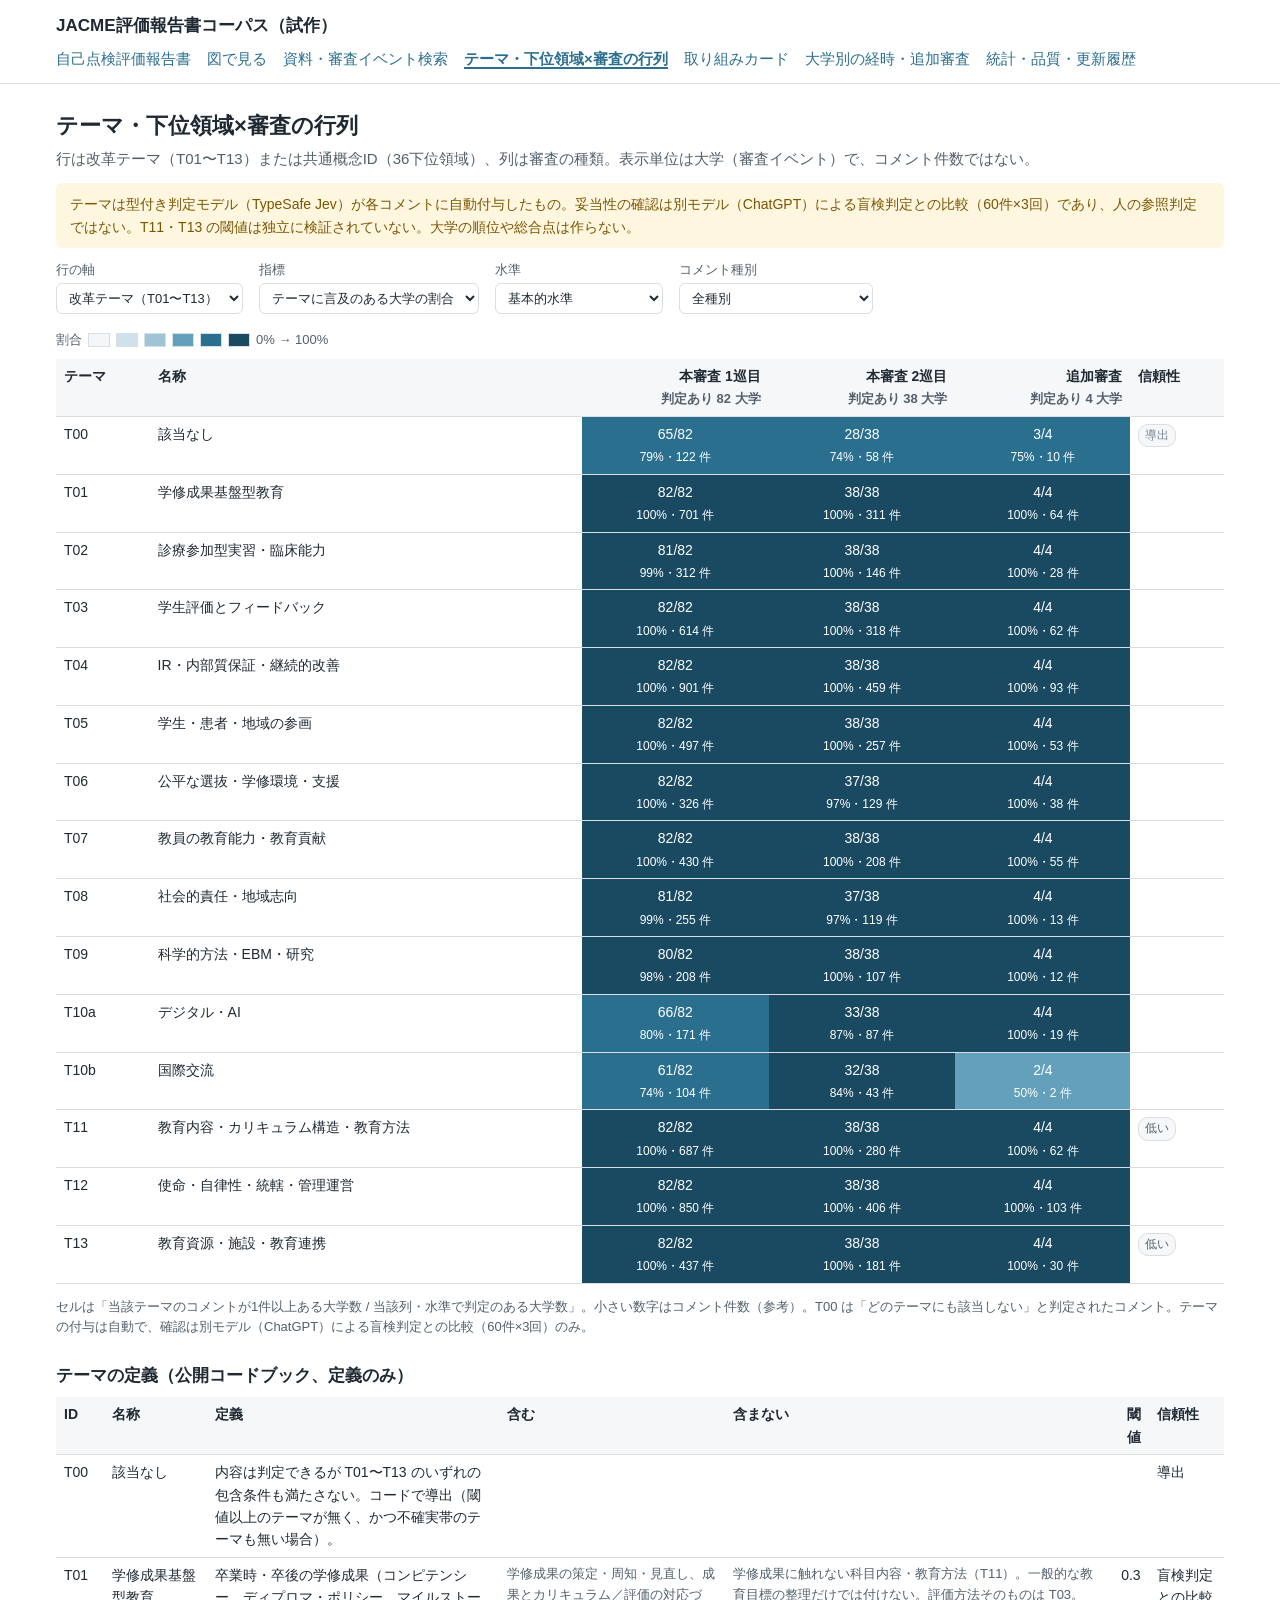
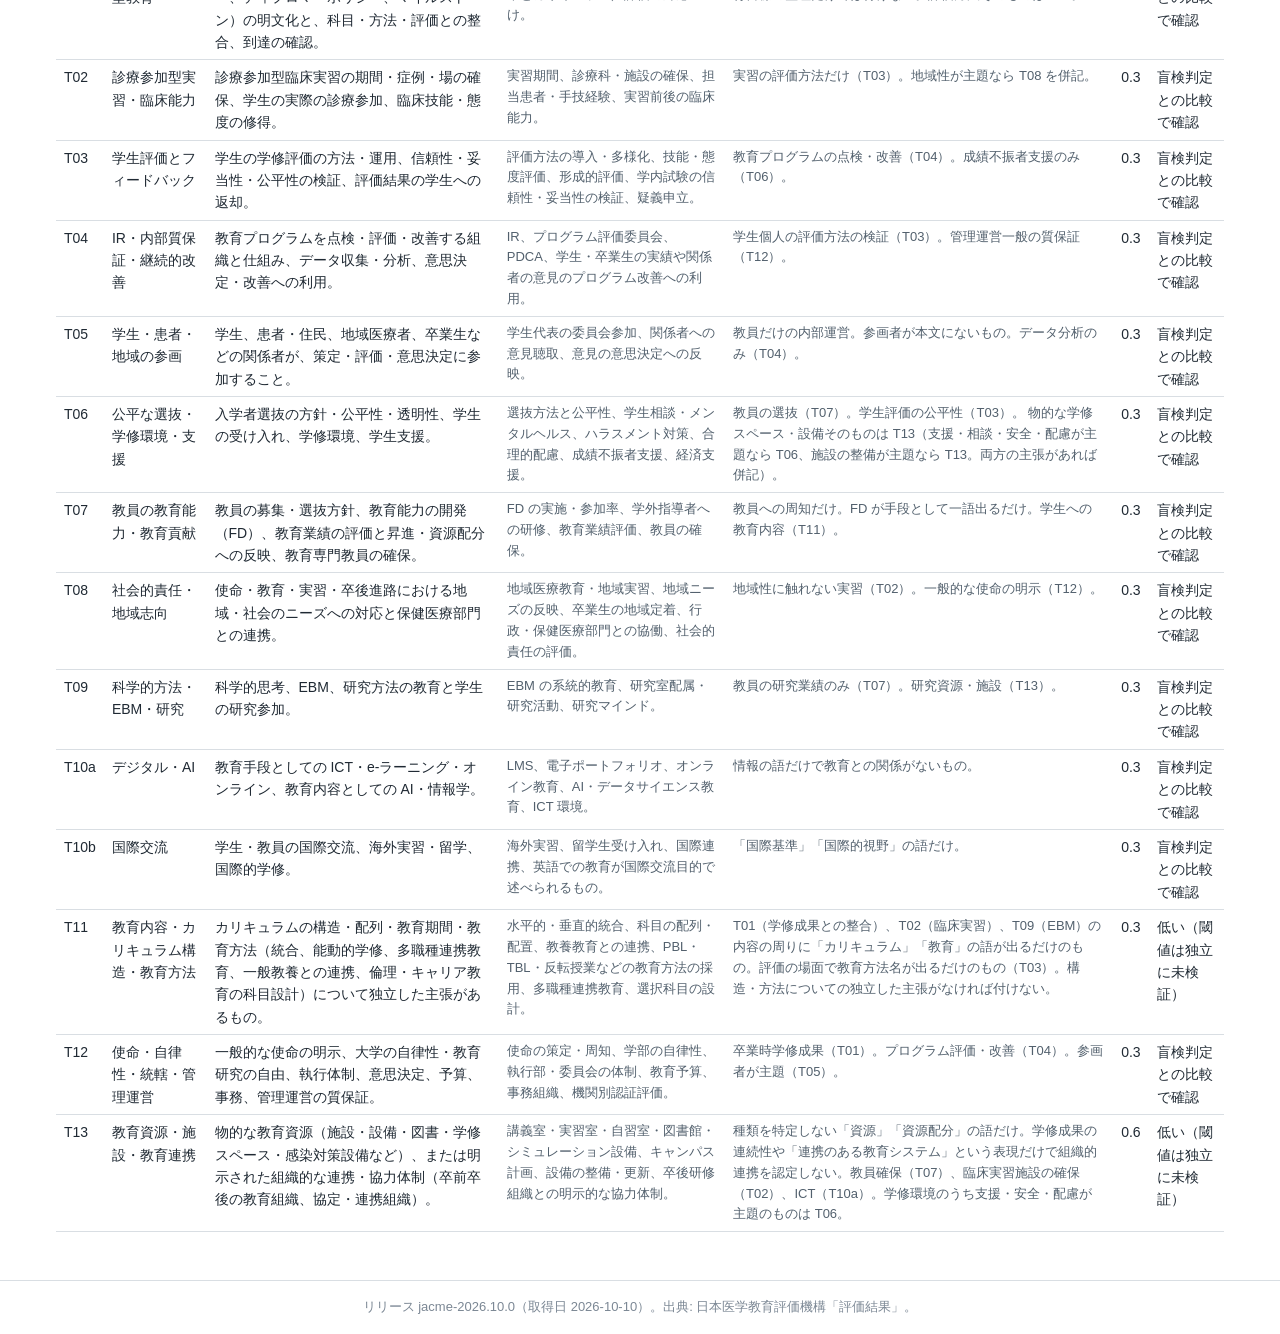
<file: public/site/matrix.html>
<!doctype html>
<html lang="ja">
<head>
<meta charset="utf-8">
<meta name="viewport" content="width=device-width, initial-scale=1">
<title>テーマ・下位領域×審査の行列 | JACME評価報告書コーパス</title>
<link rel="stylesheet" href="common.css">
</head>
<body>
<header id="hdr"></header>
<main>
  <h1>テーマ・下位領域×審査の行列</h1>
  <p class="lead">行は改革テーマ（T01〜T13）または共通概念ID（36下位領域）、列は審査の種類。表示単位は大学（審査イベント）で、コメント件数ではない。</p>
  <div class="note" id="relnote">テーマは型付き判定モデル（TypeSafe Jev）が各コメントに自動付与したもの。妥当性の確認は別モデル（ChatGPT）による盲検判定との比較（60件×3回）であり、人の参照判定ではない。T11・T13 の閾値は独立に検証されていない。大学の順位や総合点は作らない。</div>
  <div class="filters">
    <label>行の軸<select id="f-axis"><option value="theme">改革テーマ（T01〜T13）</option><option value="concept">下位領域（concept_id）</option></select></label>
    <label>指標<select id="f-mode"></select></label>
    <label>水準<select id="f-level"><option value="B">基本的水準</option><option value="Q">質的向上のための水準</option></select></label>
    <label id="l-type">コメント種別<select id="f-type"></select></label>
  </div>
  <div class="legend" id="legend"></div>
  <div style="overflow:auto">
  <table class="matrix" id="tbl"><thead></thead><tbody></tbody></table>
  </div>
  <p class="small" id="foot"></p>
  <h2 id="defs-h" hidden>テーマの定義（公開コードブック、定義のみ）</h2>
  <div style="overflow:auto"><table id="defs" hidden><thead><tr><th>ID</th><th>名称</th><th>定義</th><th>含む</th><th>含まない</th><th class="num">閾値</th><th>信頼性</th></tr></thead><tbody></tbody></table></div>
</main>
<footer id="ftr"></footer>
<script src="common.js"></script>
<script>
renderHeader('matrix.html');
(async () => {
  const [events, concepts, judg, cc, stats] = await Promise.all([loadJSON('events'), loadJSON('concepts'), loadJSON('judgments'), loadJSON('comment_counts'), loadJSON('stats')]);
  let themeCounts = [], codebook = [];
  try { [themeCounts, codebook] = await Promise.all([loadJSON('theme_counts'), loadJSON('codebook_themes')]); } catch (e) { /* テーマ未整備 */ }
  const hasThemes = codebook.length > 0;
  document.getElementById('ftr').textContent = `リリース ${stats.release_version}（取得日 ${stats.fetched_date}）。出典: 日本医学教育評価機構「評価結果」。`;
  const E = Object.fromEntries(events.map(e => [e.event_id, e]));
  const COLS = [['main', '1', '本審査 1巡目'], ['main', '2', '本審査 2巡目'], ['additional', '', '追加審査']];
  const colOf = e => COLS.findIndex(c => c[0] === e.review_type && (c[0] !== 'main' || c[1] === e.cycle));
  const types = [...new Set(cc.map(c => c.type))];
  fillSelect(document.getElementById('f-type'), types.map(t => [t, t]), '全種別');
  const seq = ['--seq-0', '--seq-1', '--seq-2', '--seq-3', '--seq-4', '--seq-5'];
  const shade = p => `var(${seq[Math.min(5, Math.floor(p * 6))]})`;
  const ink = p => p >= 0.5 ? '#fff' : 'var(--ink)';
  const axisSel = document.getElementById('f-axis'), modeSel = document.getElementById('f-mode');
  if (!hasThemes) { axisSel.value = 'concept'; axisSel.disabled = true; document.getElementById('relnote').textContent = 'テーマ（意味タグ）は未整備のため、下位領域（concept_id）で代替している。'; }
  function setModes() {
    const axis = axisSel.value;
    modeSel.innerHTML = axis === 'theme'
      ? '<option value="theme_univ">テーマに言及のある大学の割合</option>'
      : '<option value="part">部分的適合以下の大学の割合</option><option value="cmt">コメントがある大学数（種別別）</option>';
    document.getElementById('l-type').hidden = !(axis === 'theme' || modeSel.value === 'cmt');
  }
  // 判定のある大学（列×水準）= 分母
  function denominators(L) {
    const denom = Array(COLS.length).fill(null).map(() => new Set());
    for (const j of judg) { if (j.level !== L) continue; const e = E[j.event_id]; const k = colOf(e); if (k >= 0) denom[k].add(e.institution_id); }
    return denom;
  }
  function renderTheme() {
    const L = document.getElementById('f-level').value, T = document.getElementById('f-type').value;
    const denom = denominators(L);
    const cell = {};
    for (const t of themeCounts) {
      if (t.level !== L || (T && t.type !== T)) continue; const e = E[t.event_id]; const k = colOf(e); if (k < 0) continue;
      const key = t.theme + '|' + k; cell[key] ??= { inst: new Set(), n: 0 }; cell[key].inst.add(e.institution_id); cell[key].n += Number(t.n_comments);
    }
    document.querySelector('#tbl thead').innerHTML = '<tr><th>テーマ</th><th>名称</th>' + COLS.map((c, k) => `<th class="num">${c[2]}<br><span class="small">判定あり ${denom[k].size} 大学</span></th>`).join('') + '<th>信頼性</th></tr>';
    document.querySelector('#tbl tbody').innerHTML = codebook.map(c => '<tr>' + `<td>${esc(c.theme.split('_')[0])}</td><td class="name">${esc(c.name)}</td>` + COLS.map((_, k) => {
      const v = cell[c.theme + '|' + k]; const d = denom[k].size;
      if (d === 0) return '<td class="cell na">該当なし</td>';
      if (!v) return `<td class="cell" title="言及のある大学 0 / 判定あり ${d}">0/${d}<br><span style="font-size:12px">0 件</span></td>`;
      const p = v.inst.size / d;
      return `<td class="cell" style="background:${shade(p)};color:${ink(p)}" title="${esc(c.name)}: 言及のある大学 ${v.inst.size} / 判定あり ${d}（コメント ${v.n} 件）">${v.inst.size}/${d}<br><span style="font-size:12px">${(p * 100).toFixed(0)}%・${v.n} 件</span></td>`;
    }).join('') + `<td>${c.reliability === 'low' ? '<span class="tag">低い</span>' : c.reliability === 'derived' ? '<span class="tag unknown">導出</span>' : ''}</td></tr>`).join('');
    document.getElementById('legend').innerHTML = '<span>割合</span>' + seq.map(s => `<span class="sw" style="background:var(${s})"></span>`).join('') + '<span>0% → 100%</span>';
    document.getElementById('foot').textContent = 'セルは「当該テーマのコメントが1件以上ある大学数 / 当該列・水準で判定のある大学数」。小さい数字はコメント件数（参考）。T00 は「どのテーマにも該当しない」と判定されたコメント。テーマの付与は自動で、確認は別モデル（ChatGPT）による盲検判定との比較（60件×3回）のみ。';
    document.getElementById('defs-h').hidden = false; document.getElementById('defs').hidden = false;
    document.querySelector('#defs tbody').innerHTML = codebook.map(c => `<tr><td>${esc(c.theme.split('_')[0])}</td><td>${esc(c.name)}</td><td>${esc(c.definition)}</td><td class="small">${esc(c.include)}</td><td class="small">${esc(c.exclude)}</td><td class="num">${esc(c.threshold)}</td><td>${c.reliability === 'low' ? '低い（閾値は独立に未検証）' : c.reliability === 'derived' ? '導出' : '盲検判定との比較で確認'}</td></tr>`).join('');
  }
  function renderConcept() {
    const mode = modeSel.value, L = document.getElementById('f-level').value, T = document.getElementById('f-type').value;
    const cell = {}; const denom = denominators(L);
    for (const j of judg) {
      if (j.level !== L) continue; const e = E[j.event_id]; const k = colOf(e); if (k < 0) continue;
      const key = j.concept_id + '|' + k; cell[key] ??= { n: new Set(), part: new Set(), nae: new Set() };
      cell[key].n.add(e.institution_id);
      if (j.judgment === '部分的適合' || j.judgment === '不適合') cell[key].part.add(e.institution_id);
      if (j.judgment === '評価を実施せず') cell[key].nae.add(e.institution_id);
    }
    const cm = {};
    for (const c of cc) {
      if (c.level !== L || (T && c.type !== T)) continue; const e = E[c.event_id]; const k = colOf(e); if (k < 0) continue;
      const key = c.concept_id + '|' + k; cm[key] ??= { inst: new Set(), n: 0 }; cm[key].inst.add(e.institution_id); cm[key].n += Number(c.n);
    }
    document.querySelector('#tbl thead').innerHTML = '<tr><th>概念ID</th><th>下位領域名</th>' + COLS.map((c, k) => `<th class="num">${c[2]}<br><span class="small">判定あり ${denom[k].size} 大学</span></th>`).join('') + '</tr>';
    document.querySelector('#tbl tbody').innerHTML = concepts.map(c => '<tr>' + `<td>${esc(c.concept_id)}</td><td class="name">${esc(c.name)}</td>` + COLS.map((_, k) => {
      const key = c.concept_id + '|' + k; const v = cell[key];
      if (mode === 'part') {
        if (!v || v.n.size === 0) return '<td class="cell na">該当なし</td>';
        const judged = v.n.size - v.nae.size;
        if (judged === 0) return `<td class="cell na" title="全て評価を実施せず">評価を実施せず ${v.nae.size}</td>`;
        const p = v.part.size / judged;
        return `<td class="cell" style="background:${shade(p)};color:${ink(p)}" title="${LBL.level[L]}: 部分的適合以下 ${v.part.size} / 判定あり ${judged} 大学${v.nae.size ? `（評価を実施せず ${v.nae.size} を除く）` : ''}">${v.part.size}/${judged}<br><span style="font-size:12px">${(p * 100).toFixed(0)}%</span></td>`;
      } else {
        const m = cm[key]; if (!v || v.n.size === 0) return '<td class="cell na">該当なし</td>';
        if (!m) return `<td class="cell" title="判定あり ${v.n.size} 大学、該当種別のコメントなし">0/${v.n.size}</td>`;
        const p = m.inst.size / v.n.size;
        return `<td class="cell" style="background:${shade(p)};color:${ink(p)}" title="コメントがある大学 ${m.inst.size} / 判定あり ${v.n.size}（コメント件数 ${m.n}）">${m.inst.size}/${v.n.size}<br><span style="font-size:12px">${m.n} 件</span></td>`;
      }
    }).join('') + '</tr>').join('');
    document.getElementById('legend').innerHTML = '<span>割合</span>' + seq.map(s => `<span class="sw" style="background:var(${s})"></span>`).join('') + `<span>0% → 100%</span><span style="margin-left:12px">「該当なし」は判定の記載がないセル（0ではない）</span>`;
    document.getElementById('foot').textContent = mode === 'part'
      ? '分母は当該列・当該下位領域で判定が記載された大学数。「評価を実施せず」は分母から除く。追加審査は改善報告書に基づく再評価であり、本審査の判定と単純に比較しない。'
      : 'セルの主値はコメントが1件以上ある大学数 / 判定が記載された大学数。小さい数字はコメント件数（参考）。';
    document.getElementById('defs-h').hidden = true; document.getElementById('defs').hidden = true;
  }
  function render() { (axisSel.value === 'theme' ? renderTheme : renderConcept)(); }
  axisSel.addEventListener('change', () => { setModes(); render(); });
  setModes();
  modeSel.addEventListener('change', () => { document.getElementById('l-type').hidden = !(axisSel.value === 'theme' || modeSel.value === 'cmt'); render(); });
  document.getElementById('f-level').addEventListener('change', render); document.getElementById('f-type').addEventListener('change', render);
  render();
})().catch(err => { document.getElementById('foot').textContent = 'データの読み込みに失敗: ' + err.message; });
</script>
</body>
</html>
</file>
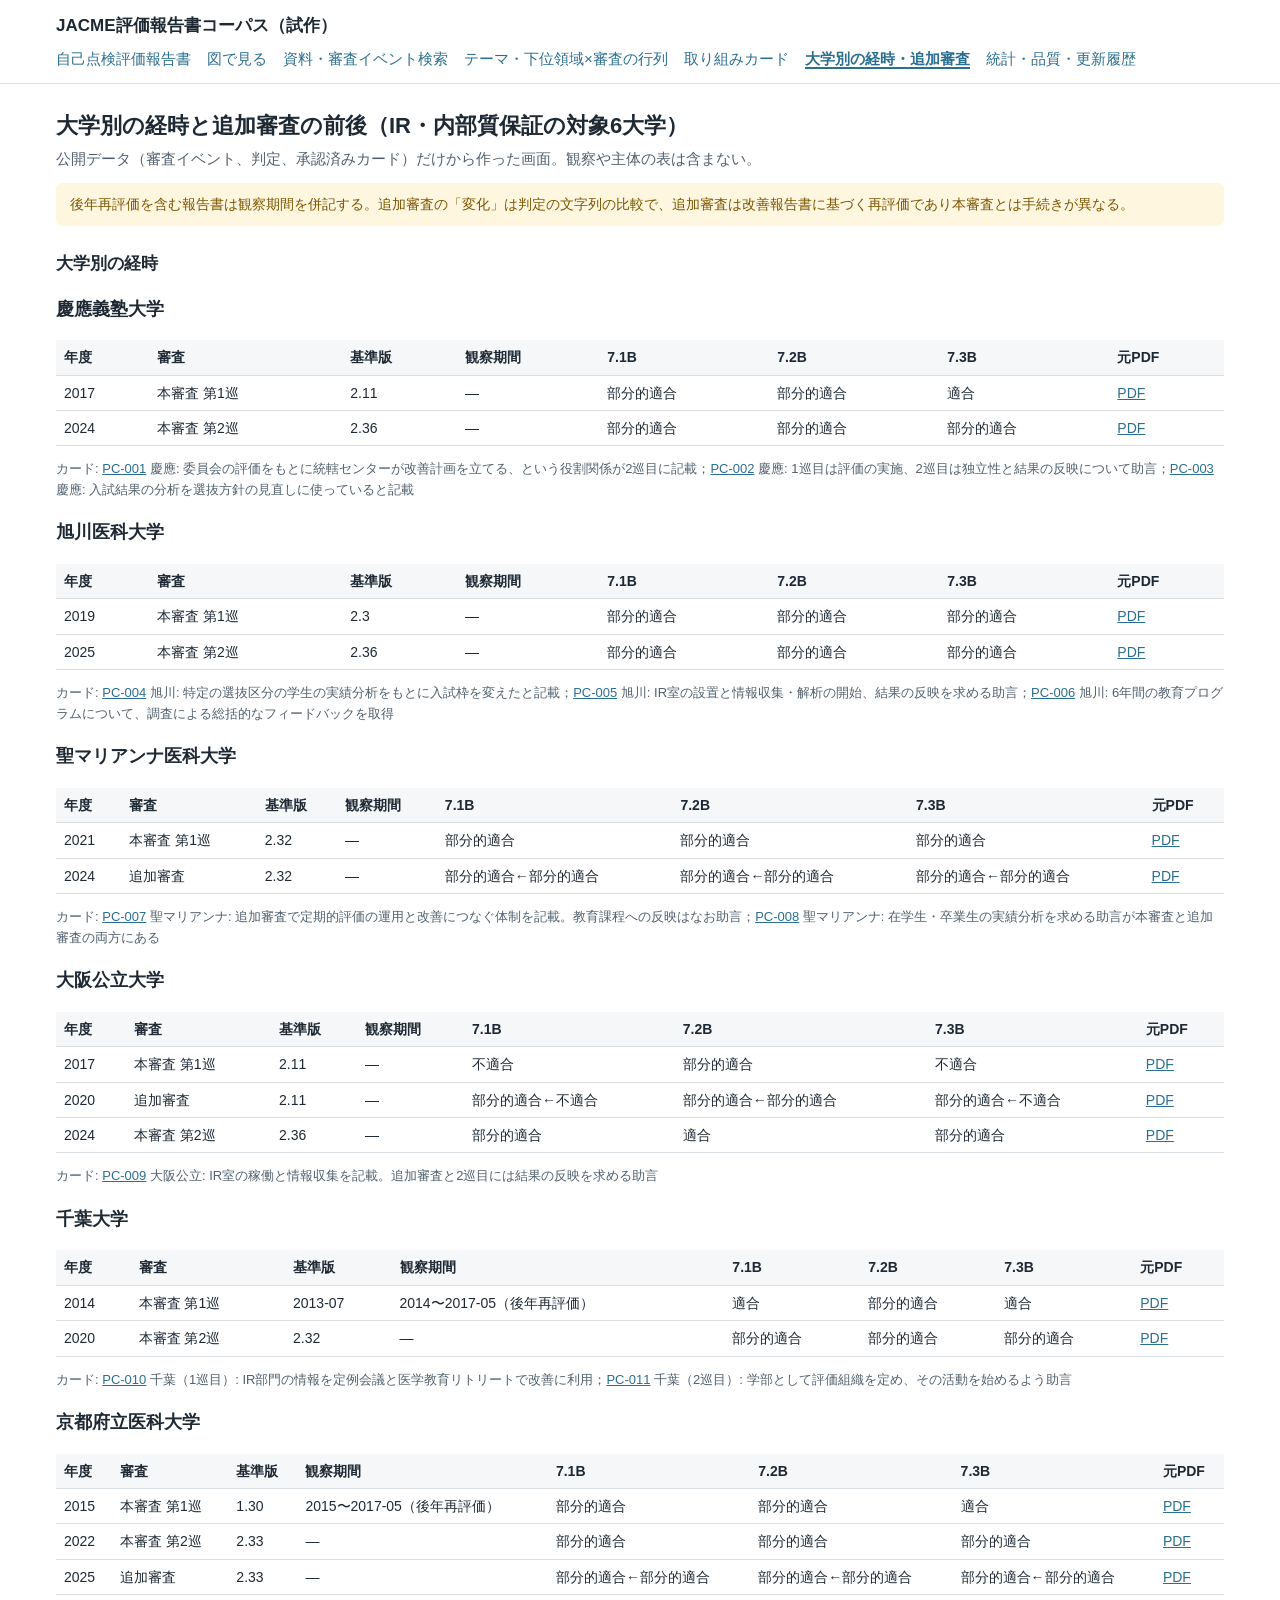
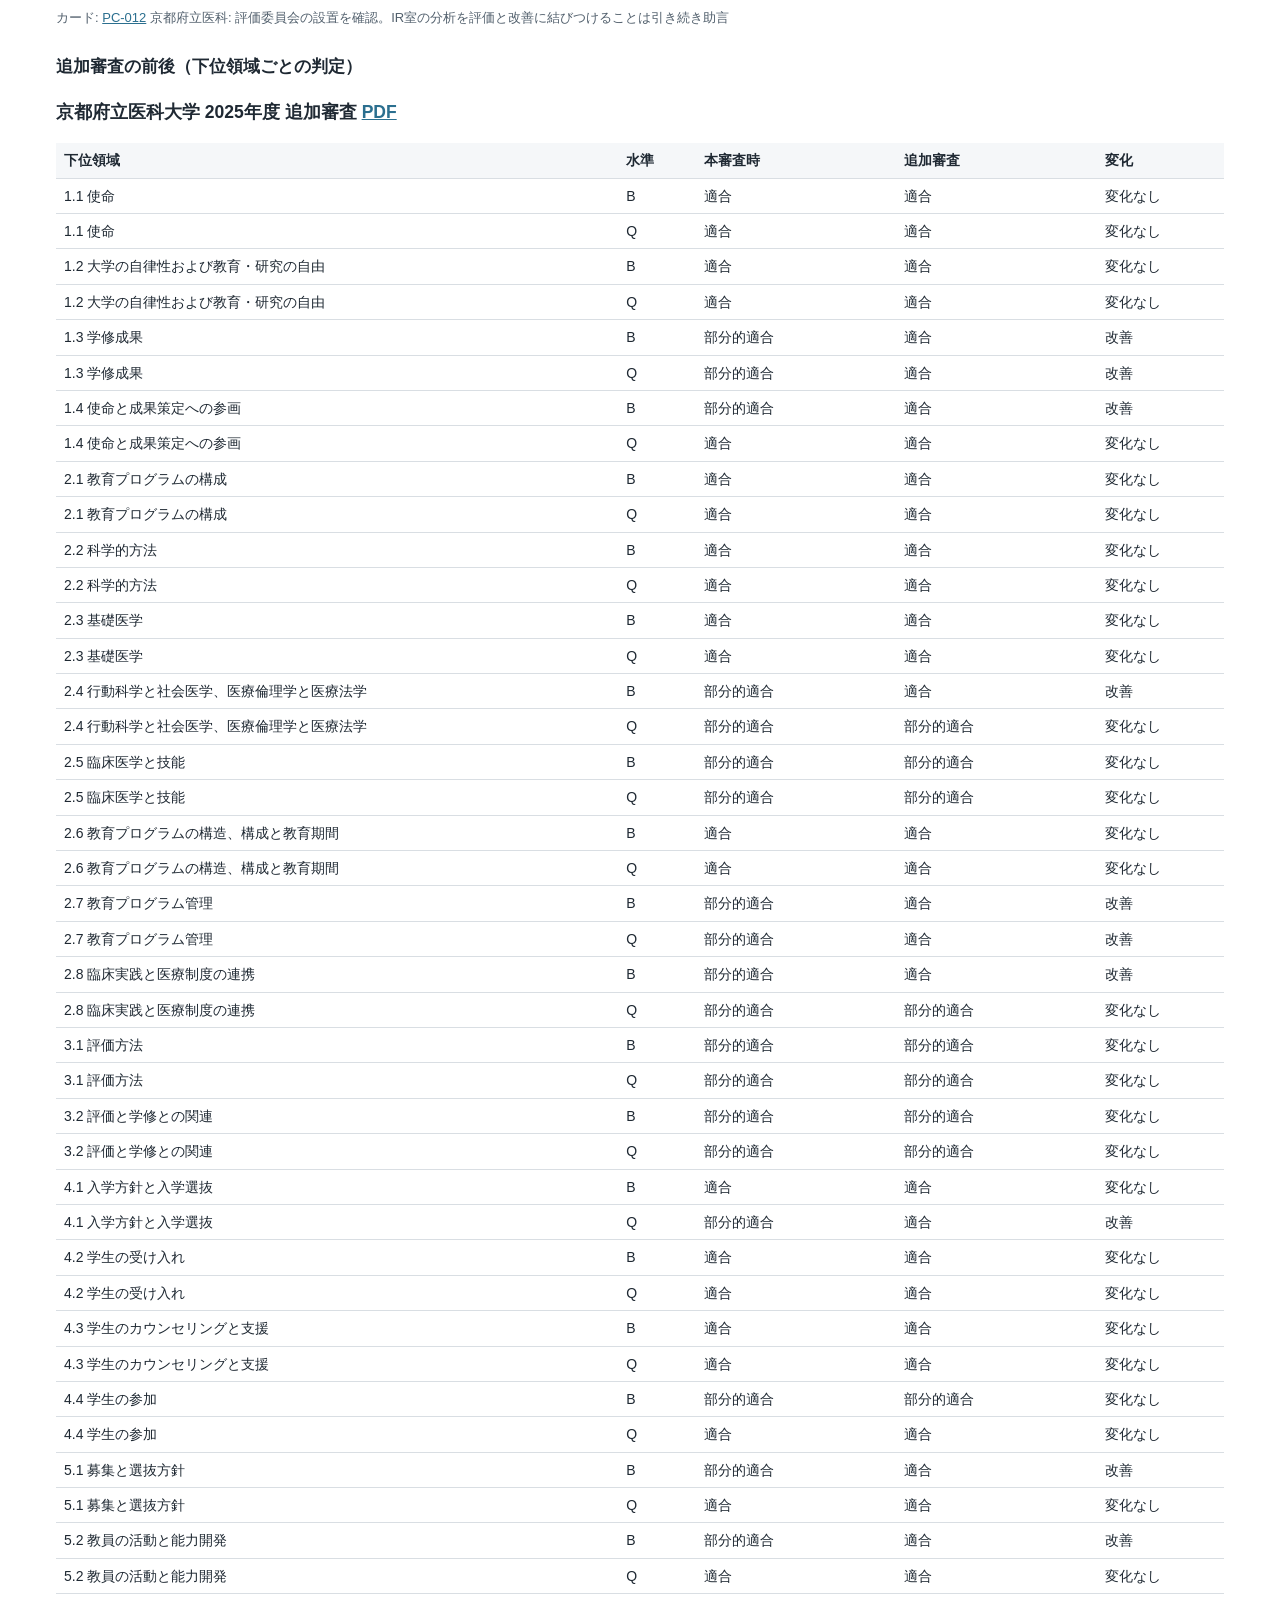
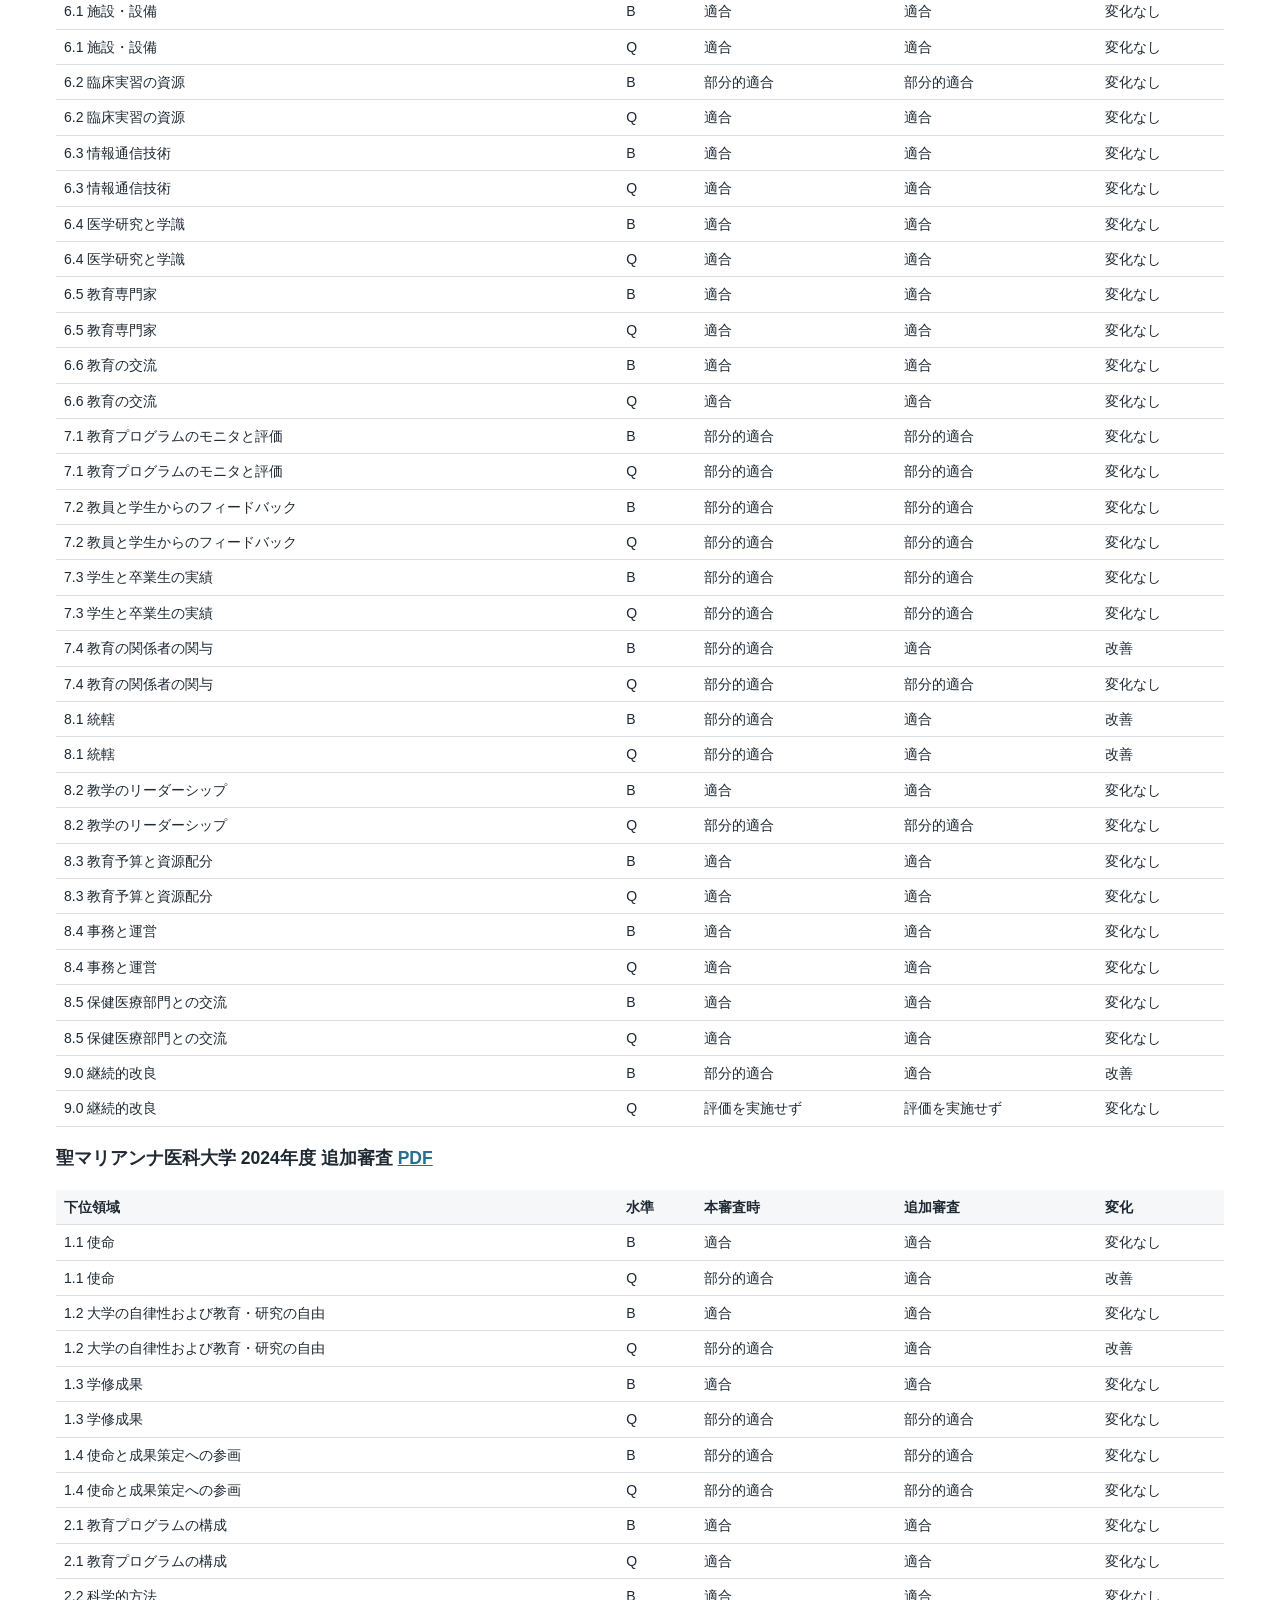
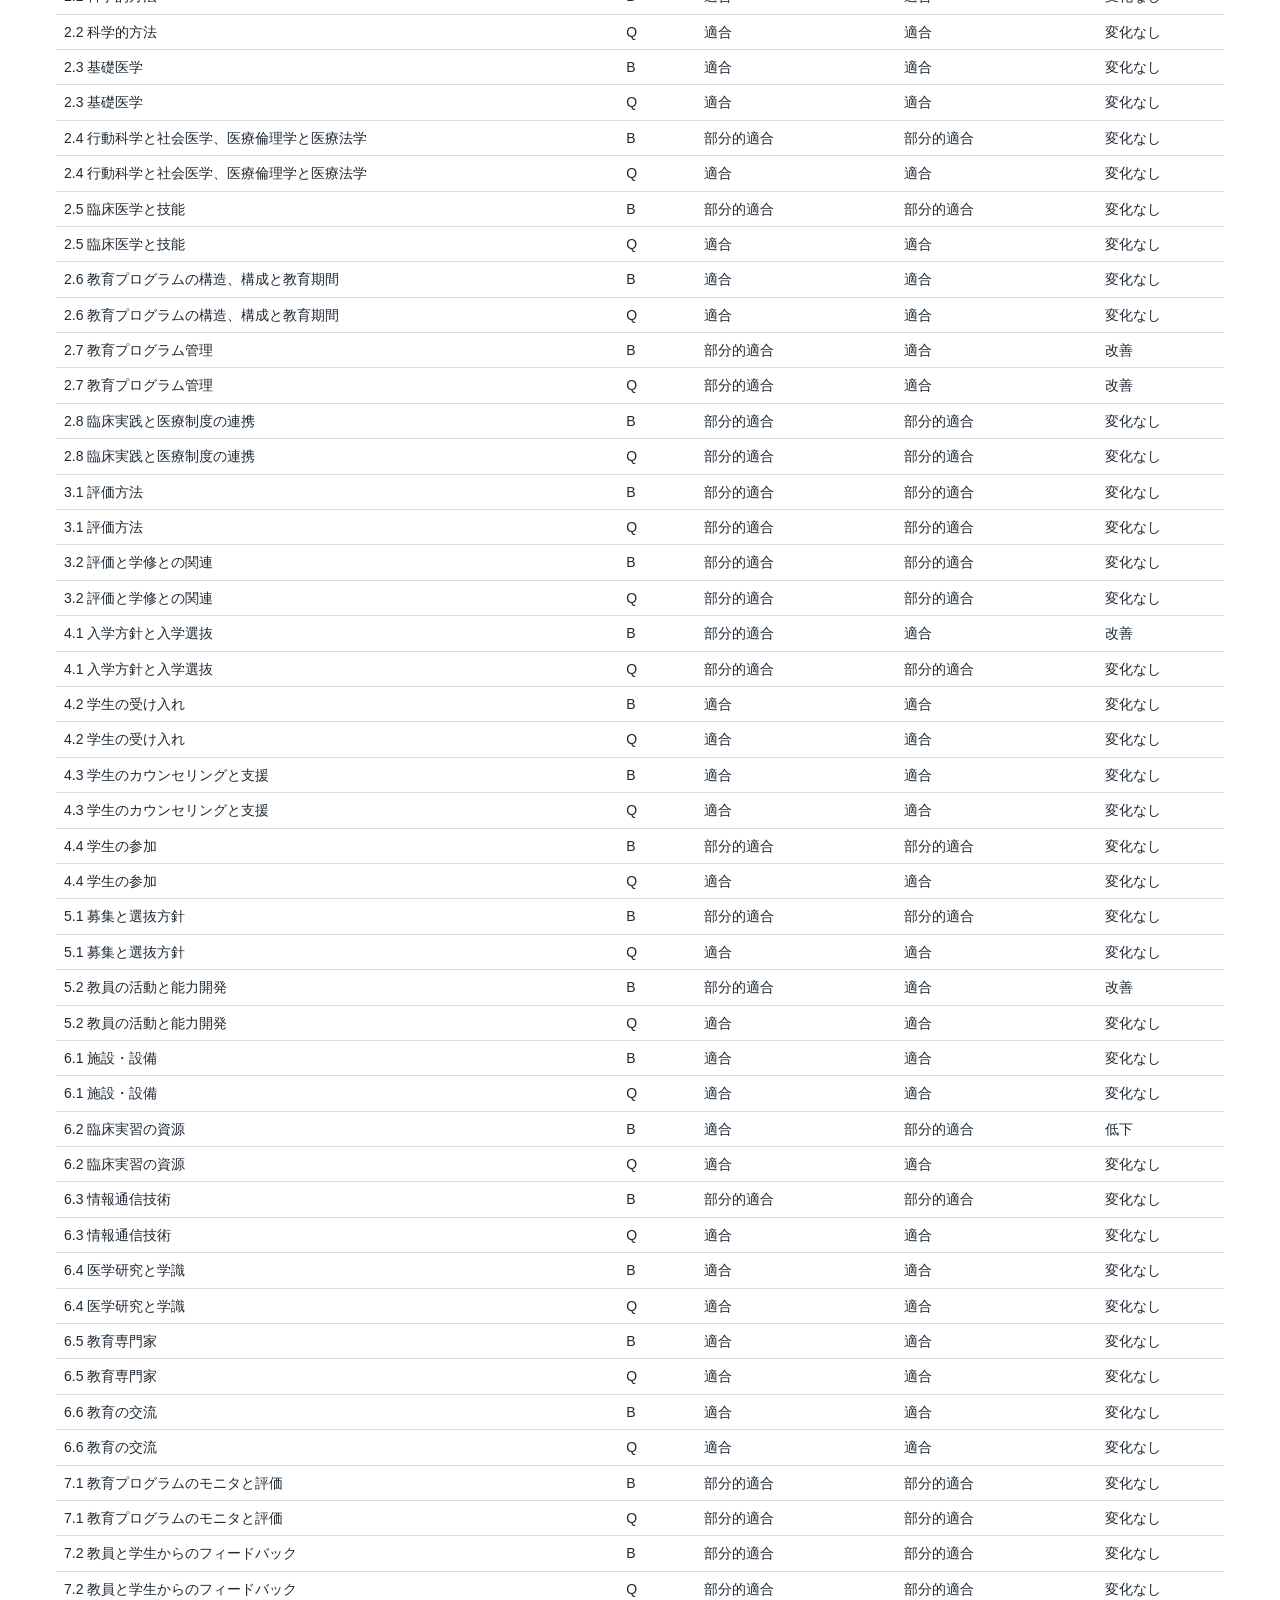
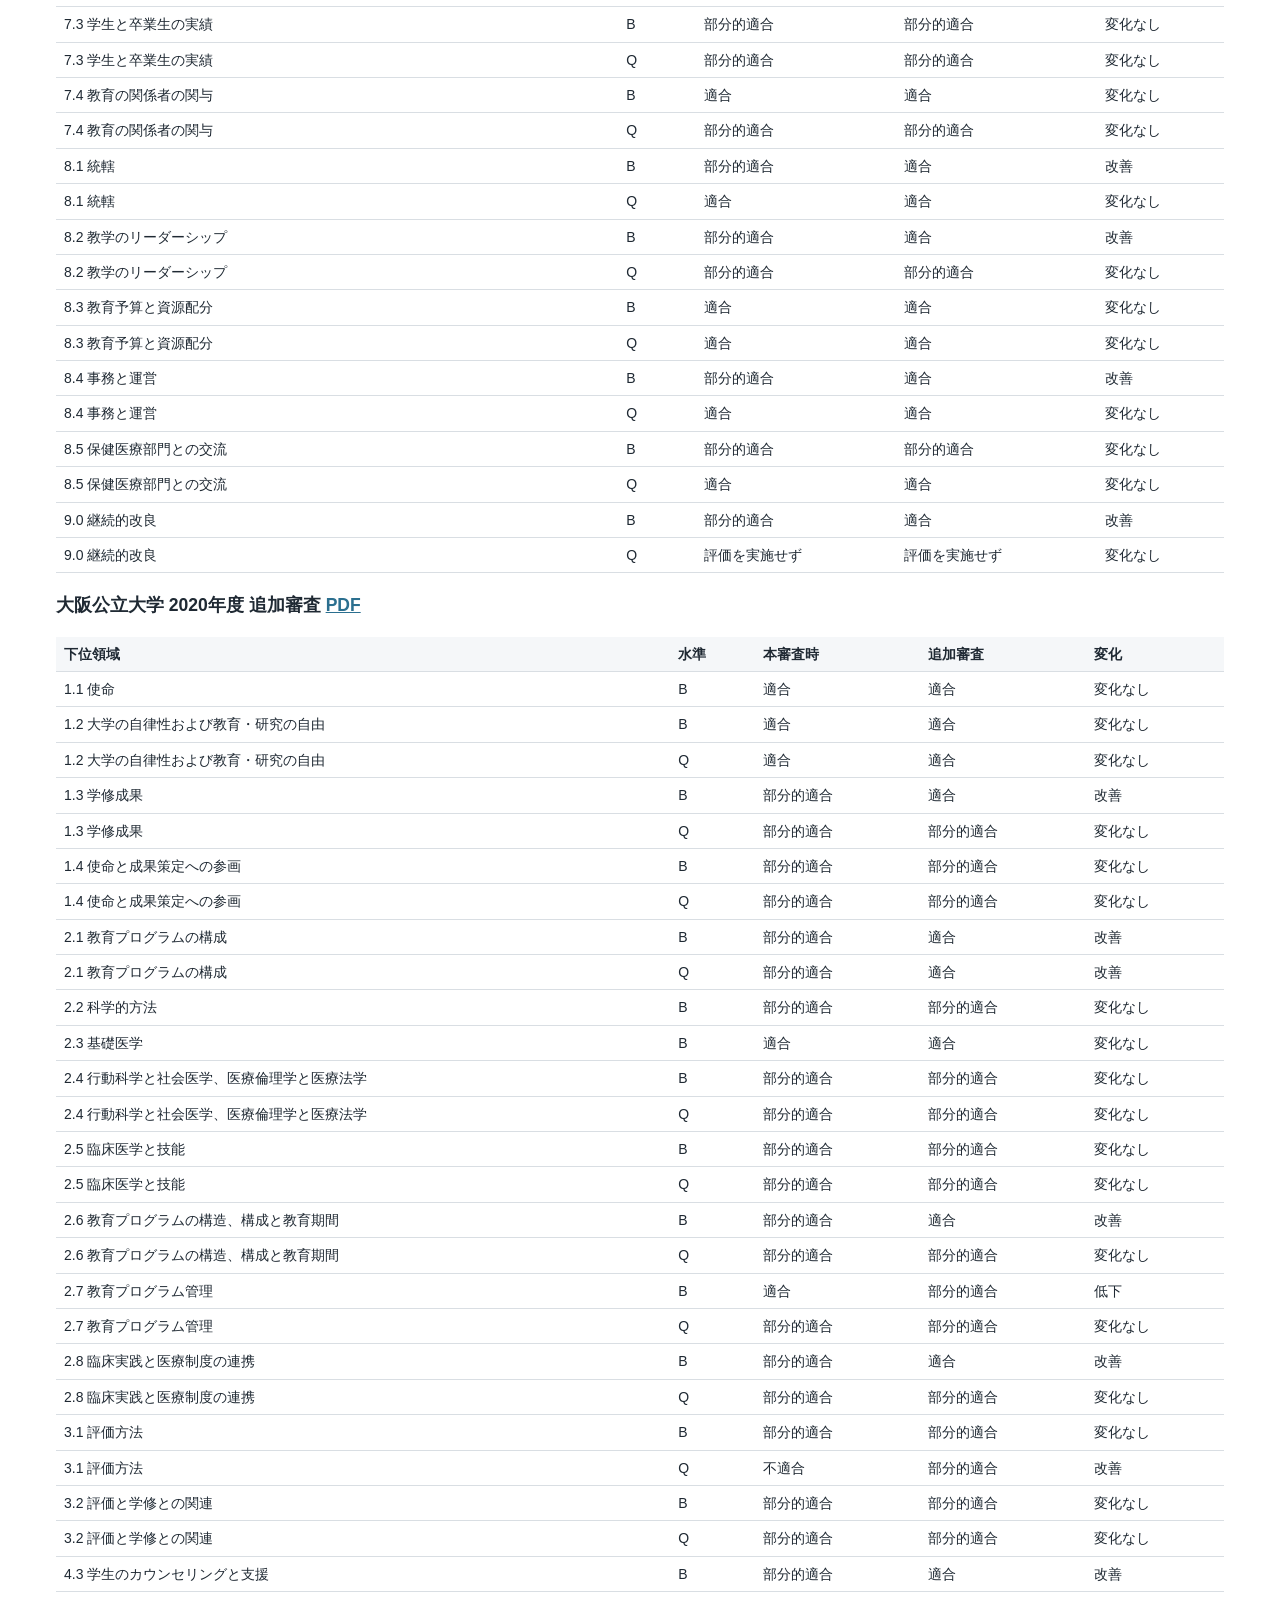
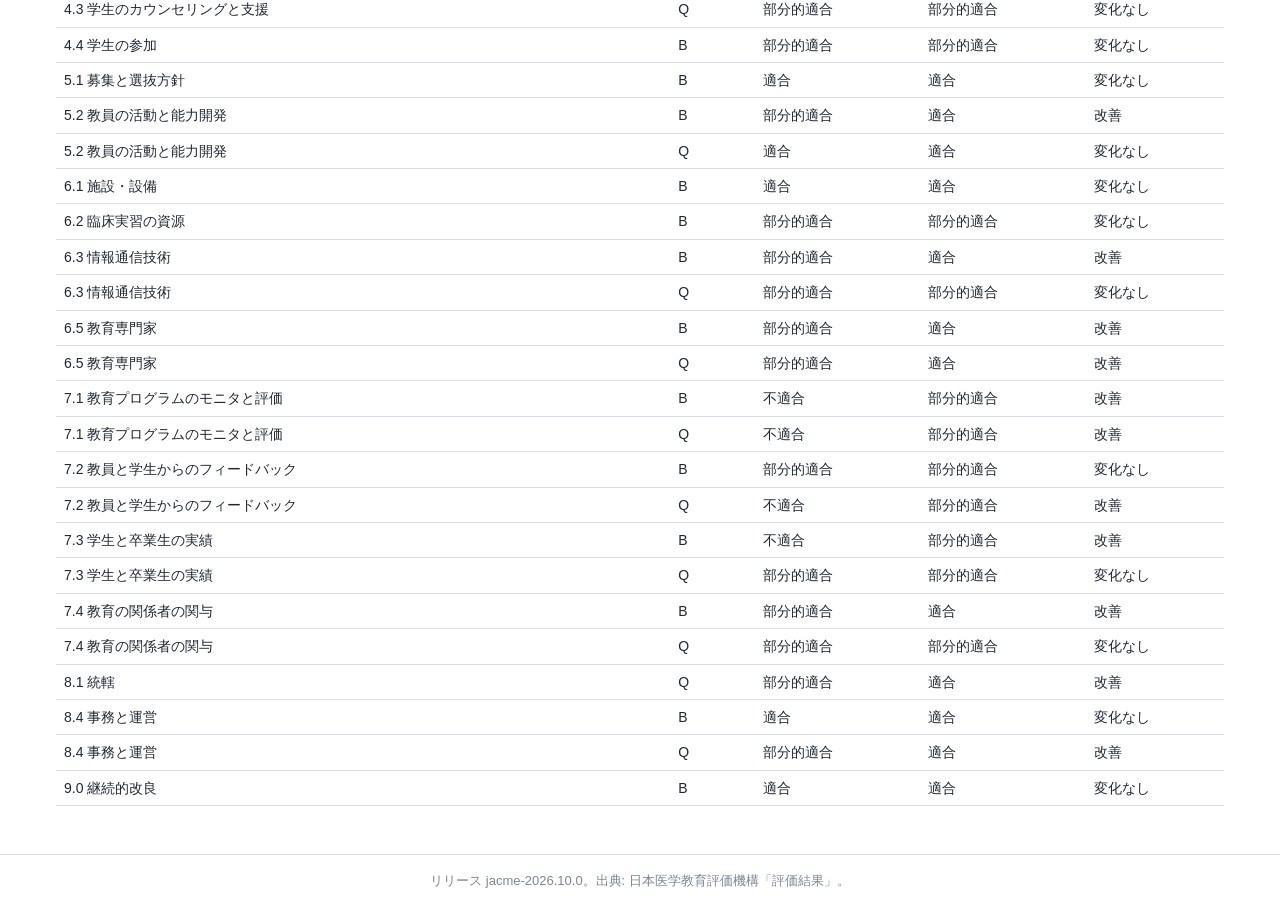
<file: public/site/pilot.html>
<!doctype html>
<html lang="ja">
<head>
<meta charset="utf-8">
<meta name="viewport" content="width=device-width, initial-scale=1">
<title>大学別の経時と追加審査の前後 | JACME評価報告書コーパス</title>
<link rel="stylesheet" href="common.css">
</head>
<body>
<header id="hdr"></header>
<main>
  <h1>大学別の経時と追加審査の前後（IR・内部質保証の対象6大学）</h1>
  <p class="lead">公開データ（審査イベント、判定、承認済みカード）だけから作った画面。観察や主体の表は含まない。</p>
  <div class="note">後年再評価を含む報告書は観察期間を併記する。追加審査の「変化」は判定の文字列の比較で、追加審査は改善報告書に基づく再評価であり本審査とは手続きが異なる。</div>
  <h2>大学別の経時</h2>
  <div id="timelines"></div>
  <h2>追加審査の前後（下位領域ごとの判定）</h2>
  <div id="additional"></div>
</main>
<footer id="ftr"></footer>
<script src="common.js"></script>
<script>
renderHeader('pilot.html');
(async () => {
  const [inst, events, judg, concepts, stats] = await Promise.all([loadJSON('institutions'), loadJSON('events'), loadJSON('judgments'), loadJSON('concepts'), loadJSON('stats')]);
  let cards = []; try { cards = await loadJSON('practice_cards'); } catch (e) {}
  document.getElementById('ftr').textContent = `リリース ${stats.release_version}。出典: 日本医学教育評価機構「評価結果」。`;
  const I = Object.fromEntries(inst.map(i => [i.institution_id, i])); const CN = Object.fromEntries(concepts.map(c => [c.concept_id, c.name]));
  const PILOT = [...new Set(cards.map(c => c.institution_id))];
  const byEvent = {}; for (const j of judg) (byEvent[j.event_id] ??= []).push(j);
  const jj = (ev, c) => { const r = (byEvent[ev.event_id] || []).find(j => j.concept_id === c && j.level === 'B'); return r ? r.judgment + (r.judgment_before ? '←' + r.judgment_before : '') : '—'; };
  const pdf = (e) => e.source_url ? `<a href="${esc(e.source_url)}" target="_blank" rel="noopener">PDF</a>` : '';
  document.getElementById('timelines').innerHTML = PILOT.map(u => {
    const evs = events.filter(e => e.institution_id === u && e.review_type !== 'notice').sort((a, b) => (a.eval_year || '').localeCompare(b.eval_year || ''));
    const cs = cards.filter(c => c.institution_id === u);
    return `<h3>${esc(I[u].name)}</h3><table><thead><tr><th>年度</th><th>審査</th><th>基準版</th><th>観察期間</th><th>7.1B</th><th>7.2B</th><th>7.3B</th><th>元PDF</th></tr></thead><tbody>` +
      evs.map(e => `<tr><td>${esc(e.eval_year)}</td><td>${LBL.review_type[e.review_type]}${e.cycle ? ' 第' + esc(e.cycle) + '巡' : ''}</td><td>${esc(e.standard_version_declared)}</td><td>${e.retrospective_reassessment === 'true' ? esc(e.observation_start) + '〜' + esc(e.observation_end) + '（後年再評価）' : '—'}</td><td>${esc(jj(e, '7.1'))}</td><td>${esc(jj(e, '7.2'))}</td><td>${esc(jj(e, '7.3'))}</td><td>${pdf(e)}</td></tr>`).join('') +
      `</tbody></table><p class="small">カード: ${cs.map(c => `<a href="cards.html#${esc(c.card_id)}">${esc(c.card_id)}</a> ${esc(c.title)}`).join('；') || 'なし'}</p>`;
  }).join('');
  const adds = events.filter(e => e.review_type === 'additional' && PILOT.includes(e.institution_id));
  document.getElementById('additional').innerHTML = adds.map(e => {
    const rows = (byEvent[e.event_id] || []).filter(j => j.judgment_before).sort((a, b) => a.concept_id.localeCompare(b.concept_id, undefined, { numeric: true }) || a.level.localeCompare(b.level));
    const ch = j => ({ '不適合→部分的適合': '改善', '部分的適合→適合': '改善', '不適合→適合': '改善' })[j.judgment_before + '→' + j.judgment] || (j.judgment_before === j.judgment ? '変化なし' : '低下');
    return `<h3>${esc(I[e.institution_id].name)} ${esc(e.eval_year)}年度 追加審査 ${pdf(e)}</h3><table><thead><tr><th>下位領域</th><th>水準</th><th>本審査時</th><th>追加審査</th><th>変化</th></tr></thead><tbody>` +
      rows.map(j => `<tr><td>${esc(j.concept_id)} ${esc(CN[j.concept_id] || '')}</td><td>${esc(j.level)}</td><td>${esc(j.judgment_before)}</td><td>${esc(j.judgment)}</td><td>${ch(j)}</td></tr>`).join('') + '</tbody></table>';
  }).join('') || '<p class="small">該当なし</p>';
})().catch(err => { document.getElementById('timelines').textContent = 'データの読み込みに失敗: ' + err.message; });
</script>
</body>
</html>
</file>
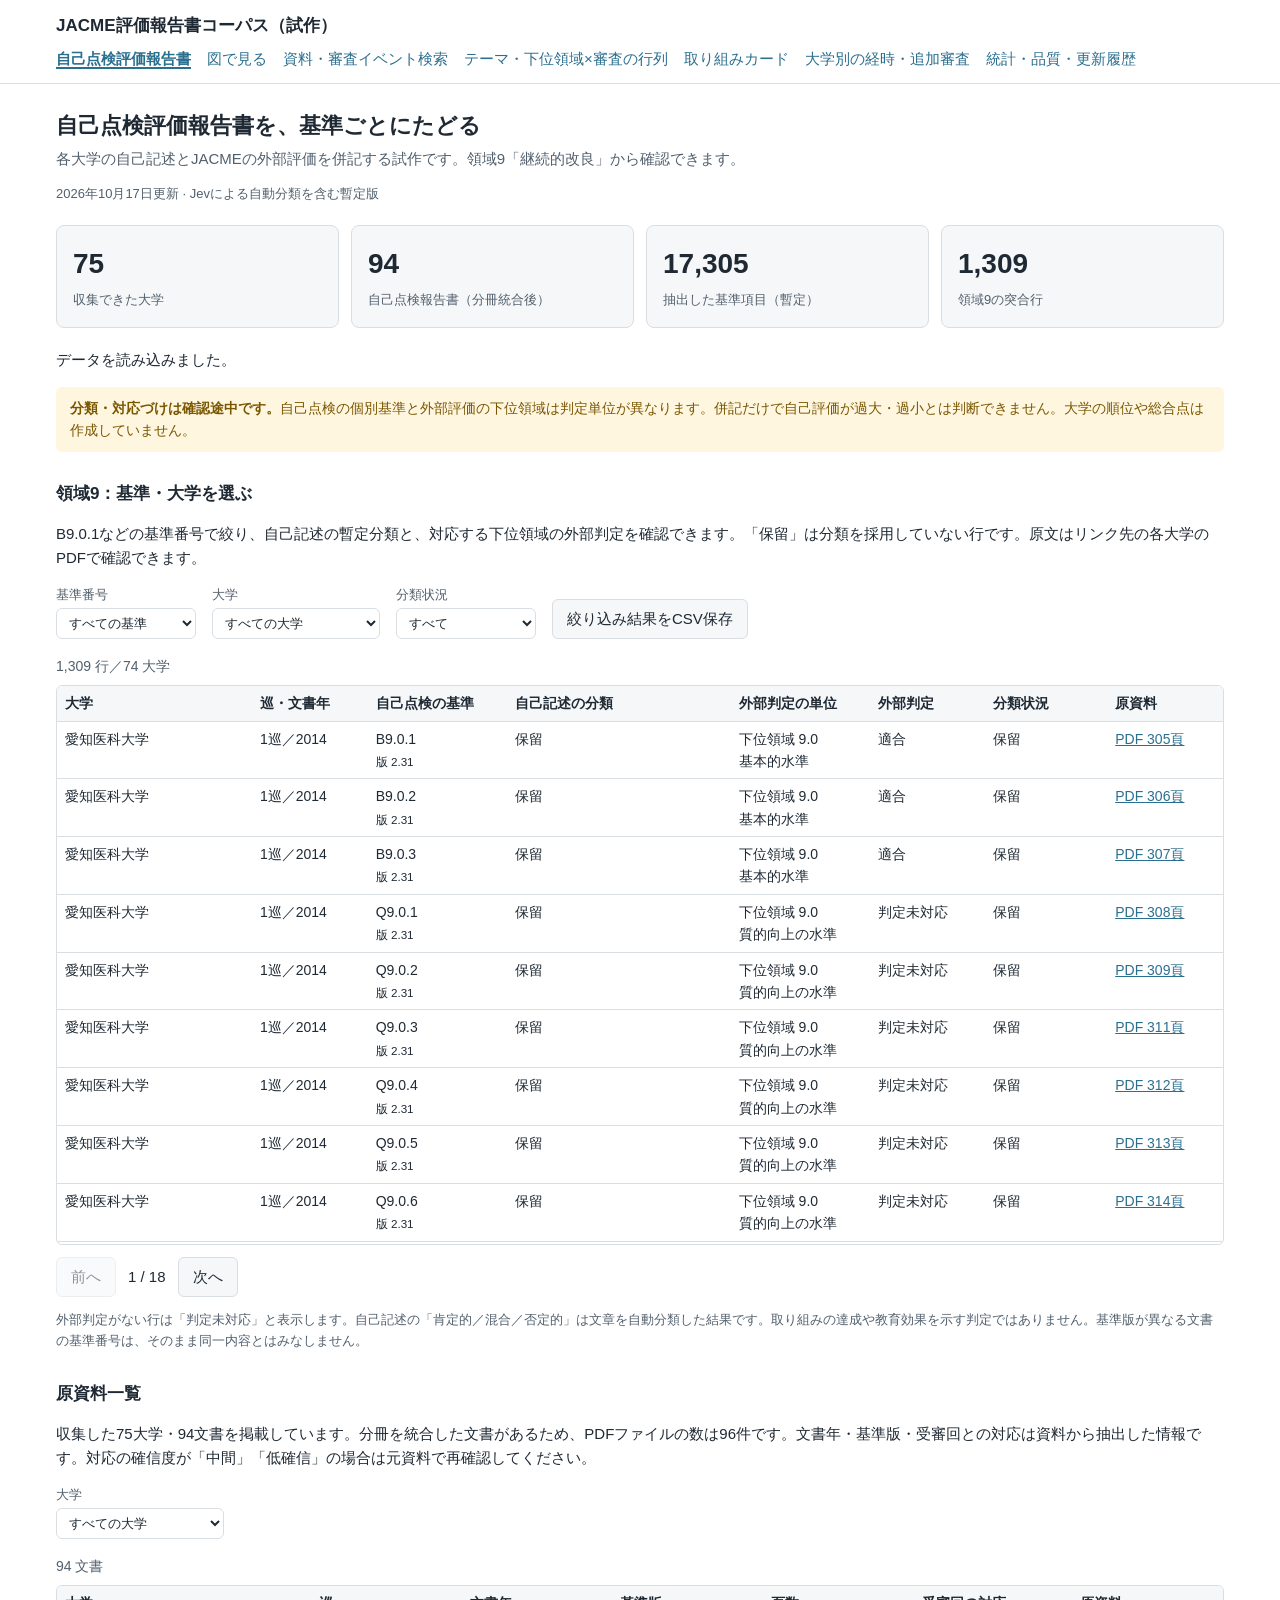
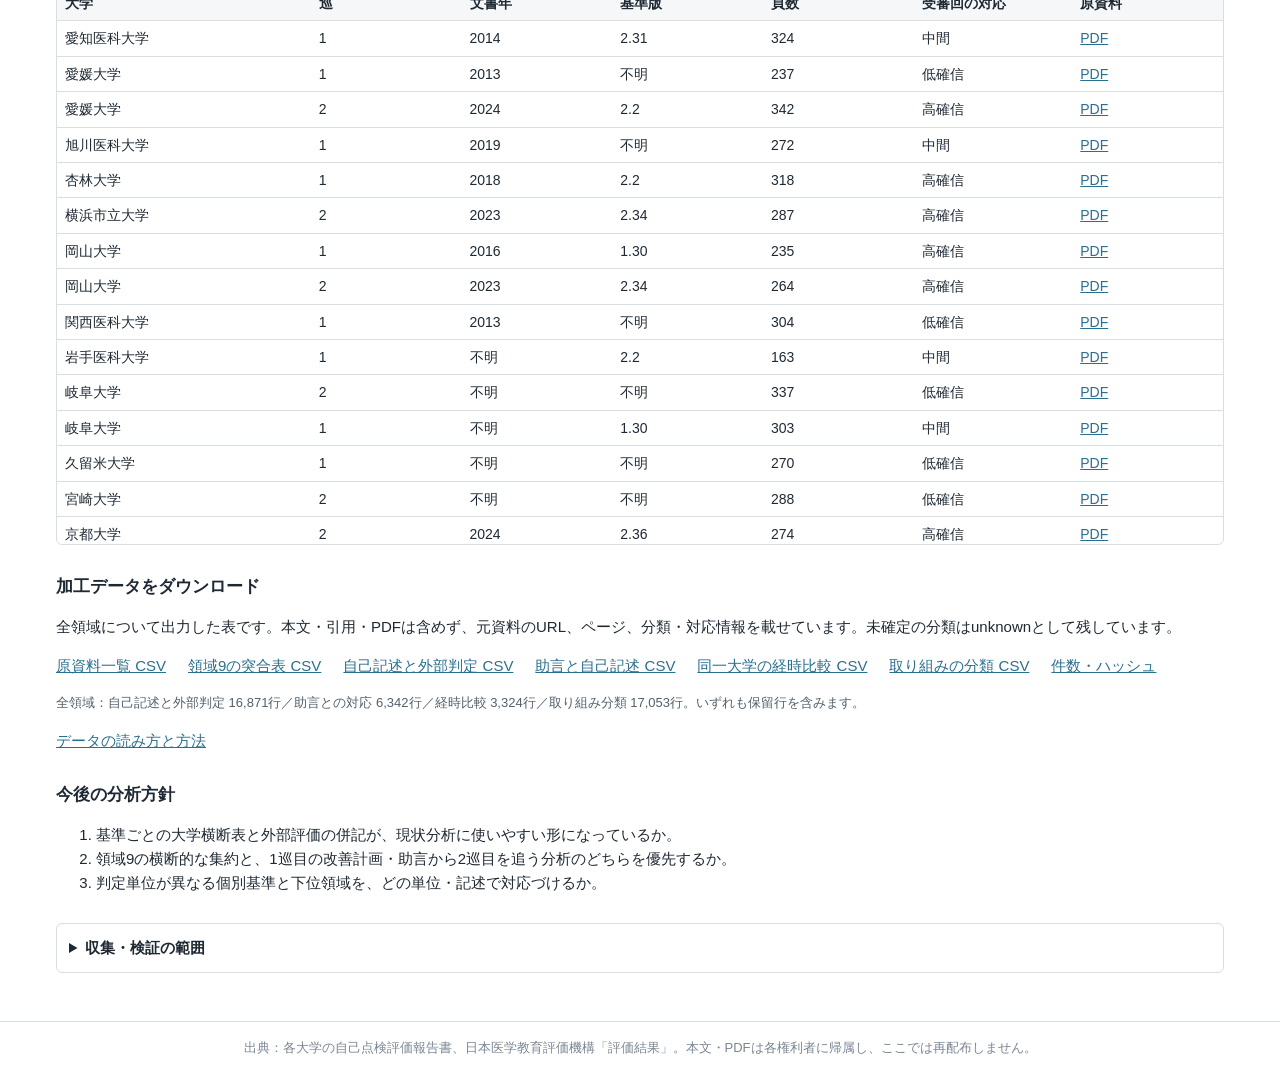
<file: public/site/self-study.html>
<!doctype html>
<html lang="ja"><head><meta charset="utf-8"><meta name="viewport" content="width=device-width,initial-scale=1"><title>自己点検評価報告書 | JACMEコーパス</title><link rel="stylesheet" href="common.css"><style>
section{margin:28px 0} .metrics{display:grid;grid-template-columns:repeat(auto-fit,minmax(150px,1fr));gap:12px;margin:20px 0}.metric{border:1px solid var(--line);padding:16px;border-radius:8px;background:var(--bg-2)}.metric strong{display:block;font-size:28px;font-variant-numeric:tabular-nums}.metric span{color:var(--ink-2);font-size:13px}.table-wrap{overflow:auto;max-height:560px;border:1px solid var(--line);border-radius:6px}button{font:inherit;padding:7px 14px;color:var(--ink);background:var(--bg-2);border:1px solid var(--line);border-radius:6px;cursor:pointer}button:disabled{opacity:.5;cursor:default}.pager{display:flex;gap:12px;align-items:center;margin:12px 0}.downloads{display:flex;gap:10px 22px;flex-wrap:wrap;padding:0;list-style:none}.status{white-space:nowrap}details{border:1px solid var(--line);padding:12px;border-radius:6px}summary{cursor:pointer;font-weight:600} td{min-width:95px}td:first-child{min-width:160px} .error{color:#a32020}#load-status{min-height:1.5em} @media(max-width:600px){h1{font-size:22px}.metric strong{font-size:24px}}
</style></head><body><header id="hdr"></header><main>
<h1>自己点検評価報告書を、基準ごとにたどる</h1>
<p class="lead">各大学の自己記述とJACMEの外部評価を併記する試作です。領域9「継続的改良」から確認できます。</p>
<p class="small">2026年10月17日更新 · Jevによる自動分類を含む暫定版</p>
<div class="metrics" id="metrics"></div><p id="load-status" role="status" aria-live="polite">データを読み込んでいます。</p>
<div class="note"><strong>分類・対応づけは確認途中です。</strong>自己点検の個別基準と外部評価の下位領域は判定単位が異なります。併記だけで自己評価が過大・過小とは判断できません。大学の順位や総合点は作成していません。</div>
<section aria-labelledby="area9-title"><h2 id="area9-title">領域9：基準・大学を選ぶ</h2>
<p>B9.0.1などの基準番号で絞り、自己記述の暫定分類と、対応する下位領域の外部判定を確認できます。「保留」は分類を採用していない行です。原文はリンク先の各大学のPDFで確認できます。</p>
<div class="filters"><label>基準番号<select id="criterion"></select></label><label>大学<select id="university"></select></label><label>分類状況<select id="status"><option value="">すべて</option><option value="provisional_jev">暫定分類あり</option><option value="unresolved">保留</option></select></label><button id="download" disabled>絞り込み結果をCSV保存</button></div>
<div id="row-count" class="count" role="status" aria-live="polite"></div><div class="table-wrap"><table><thead><tr><th>大学</th><th>巡・文書年</th><th>自己点検の基準</th><th>自己記述の分類</th><th>外部判定の単位</th><th>外部判定</th><th>分類状況</th><th>原資料</th></tr></thead><tbody id="area9-body"></tbody></table></div>
<div class="pager"><button id="prev" disabled>前へ</button><span id="page-label"></span><button id="next" disabled>次へ</button></div>
<p class="small">外部判定がない行は「判定未対応」と表示します。自己記述の「肯定的／混合／否定的」は文章を自動分類した結果です。取り組みの達成や教育効果を示す判定ではありません。基準版が異なる文書の基準番号は、そのまま同一内容とはみなしません。</p></section>
<section><h2>原資料一覧</h2><p>収集した75大学・94文書を掲載しています。分冊を統合した文書があるため、PDFファイルの数は96件です。文書年・基準版・受審回との対応は資料から抽出した情報です。対応の確信度が「中間」「低確信」の場合は元資料で再確認してください。</p><div class="filters"><label>大学<select id="doc-university"></select></label></div><div id="doc-count" class="count"></div><div class="table-wrap"><table><thead><tr><th>大学</th><th>巡</th><th>文書年</th><th>基準版</th><th>頁数</th><th>受審回の対応</th><th>原資料</th></tr></thead><tbody id="docs-body"></tbody></table></div></section>
<section><h2>加工データをダウンロード</h2><p>全領域について出力した表です。本文・引用・PDFは含めず、元資料のURL、ページ、分類・対応情報を載せています。未確定の分類はunknownとして残しています。</p><ul class="downloads"><li><a href="../data/self-study/documents.csv" download>原資料一覧 CSV</a></li><li><a href="../data/self-study/area9.csv" download>領域9の突合表 CSV</a></li><li><a href="../data/self-study/comparison_a.csv" download>自己記述と外部判定 CSV</a></li><li><a href="../data/self-study/comparison_b.csv" download>助言と自己記述 CSV</a></li><li><a href="../data/self-study/comparison_c.csv" download>同一大学の経時比較 CSV</a></li><li><a href="../data/self-study/comparison_d.csv" download>取り組みの分類 CSV</a></li><li><a href="../data/self-study/manifest.json">件数・ハッシュ</a></li></ul><p id="download-counts" class="small"></p><p><a href="../../docs/self-study-methods.md">データの読み方と方法</a></p></section>
<section><h2>今後の分析方針</h2><ol><li>基準ごとの大学横断表と外部評価の併記が、現状分析に使いやすい形になっているか。</li><li>領域9の横断的な集約と、1巡目の改善計画・助言から2巡目を追う分析のどちらを優先するか。</li><li>判定単位が異なる個別基準と下位領域を、どの単位・記述で対応づけるか。</li></ol></section>
<details><summary>収集・検証の範囲</summary><div id="quality"></div><p>今回の公開表はJevによる分類後に保存した版から作成しました。別途の修復検査では、境界確認の厳格化などにより未解決扱いは53,956セルです。修復案や小規模なGemini試行で得られた提案は、今回の公開表には反映していません。</p><p>過去のJev結果には実行時の質問文ハッシュがないものがあり、入力・回答形式などを照合して再利用しています。全件について分類内容と原文を照合する作業は未完了です。</p></details>
</main><footer>出典：各大学の自己点検評価報告書、日本医学教育評価機構「評価結果」。本文・PDFは各権利者に帰属し、ここでは再配布しません。</footer><script src="common.js"></script><script src="self-study.js"></script></body></html>
</file>
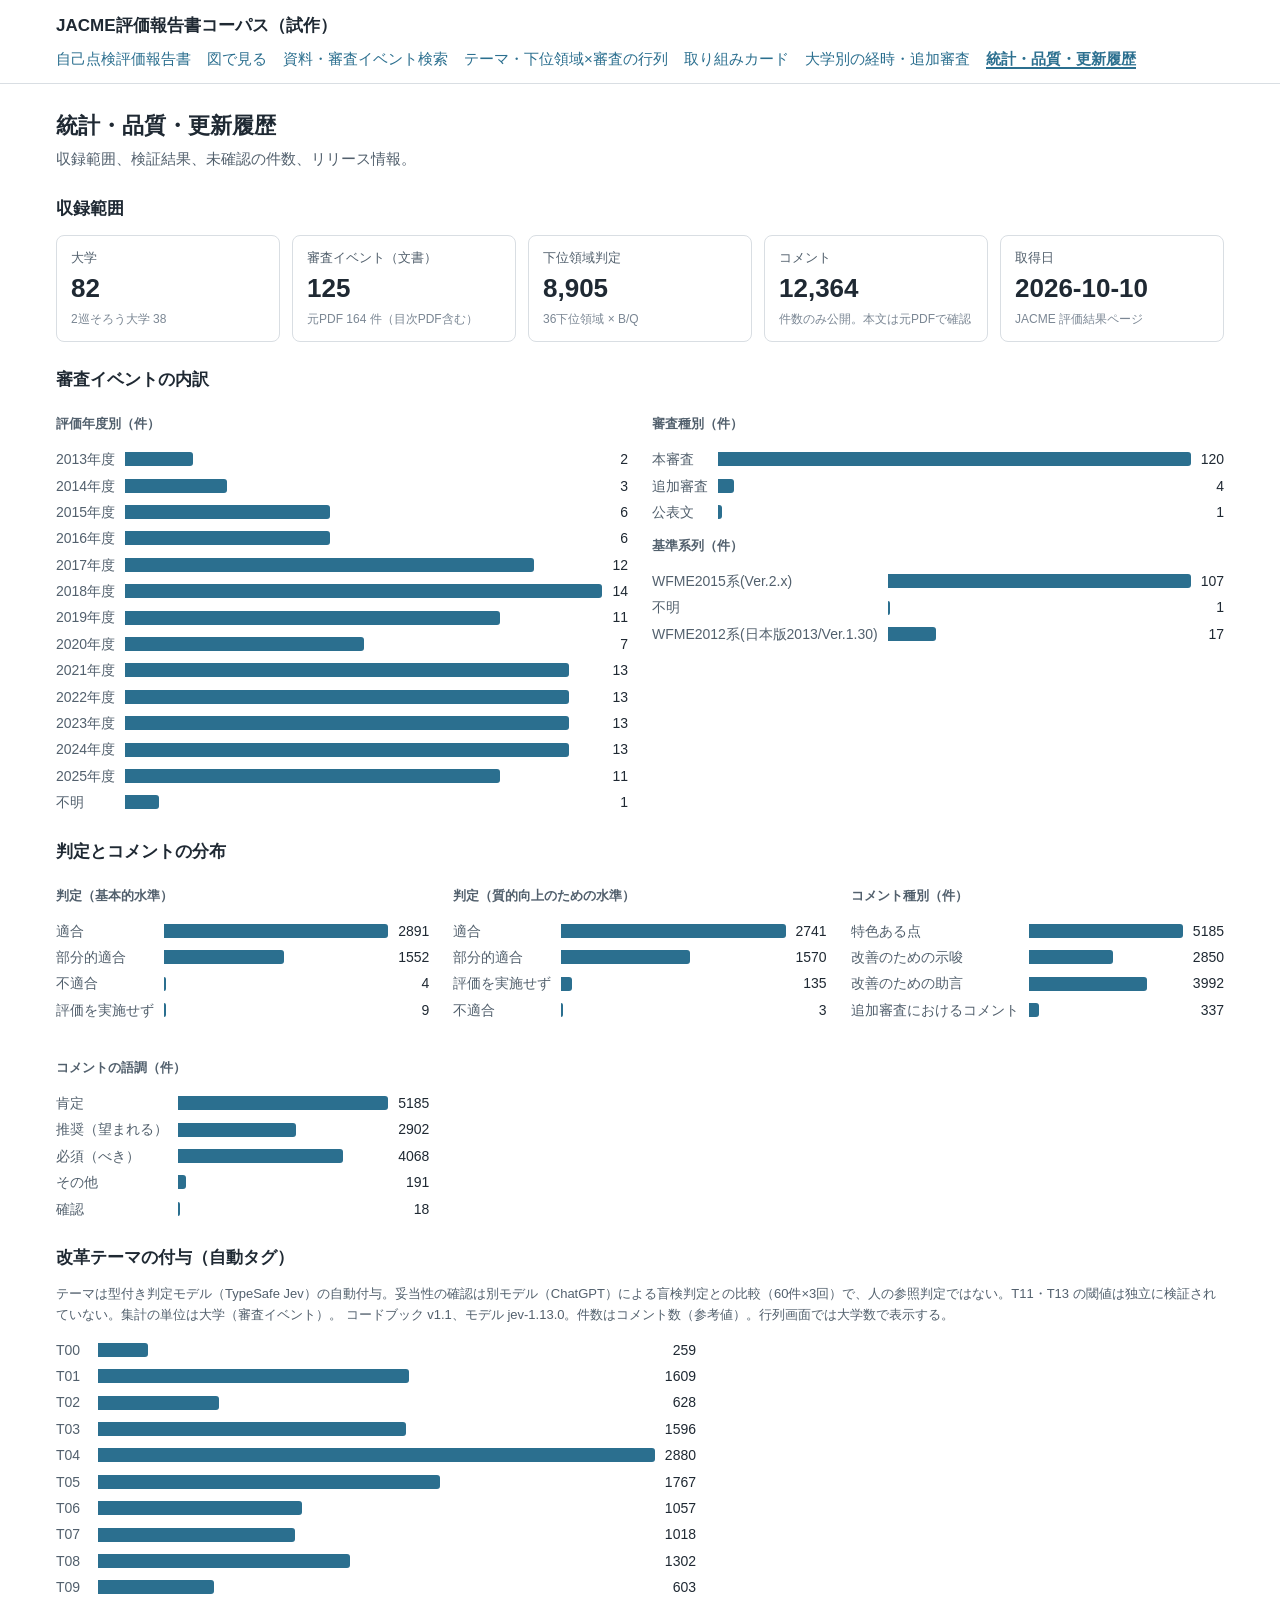
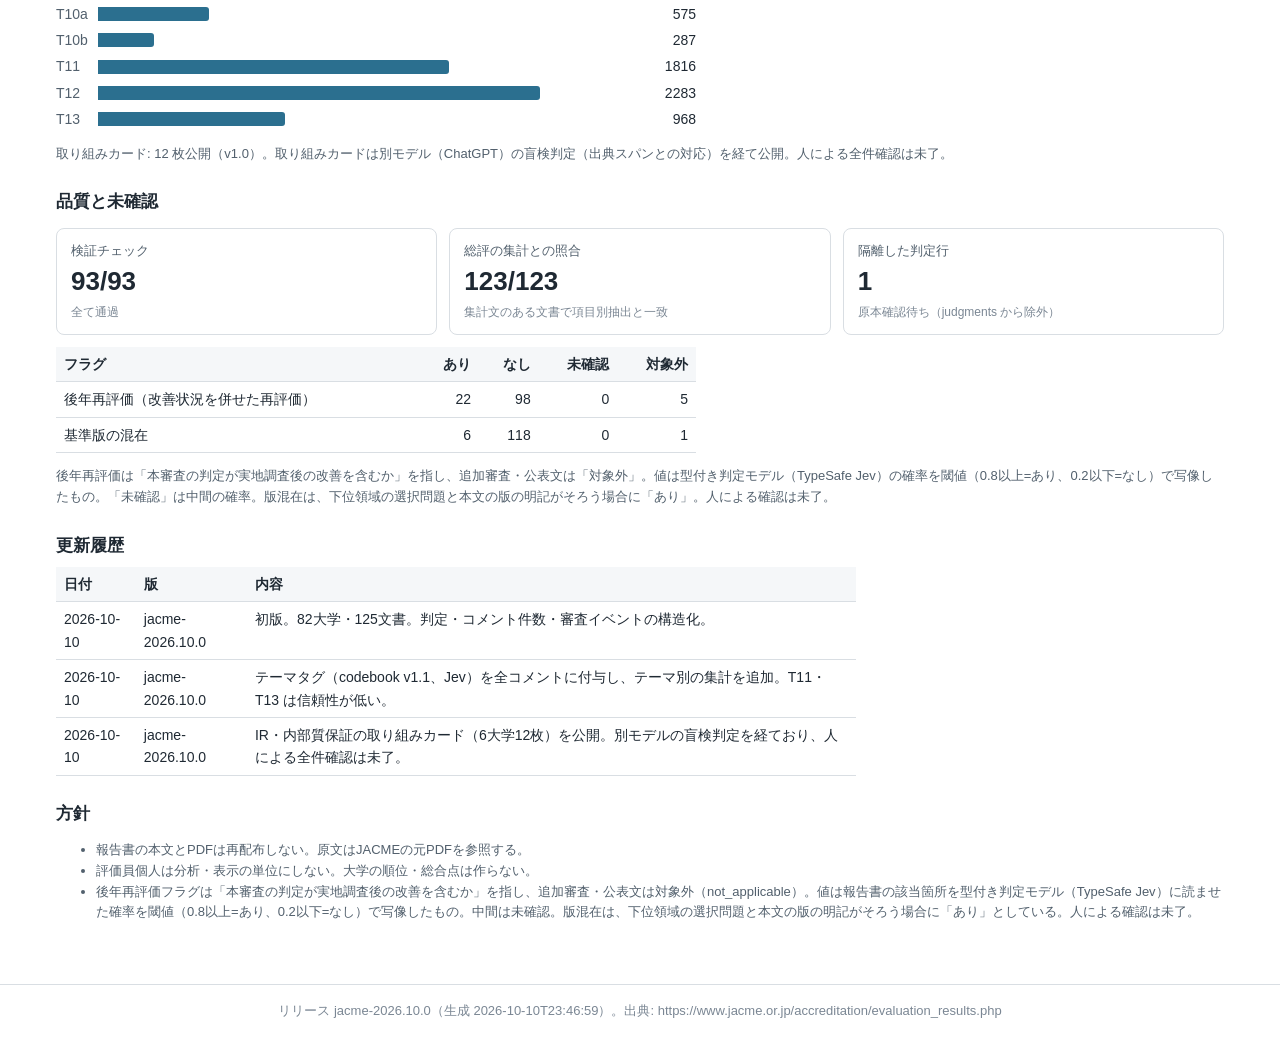
<file: public/site/stats.html>
<!doctype html>
<html lang="ja">
<head>
<meta charset="utf-8">
<meta name="viewport" content="width=device-width, initial-scale=1">
<title>統計・品質・更新履歴 | JACME評価報告書コーパス</title>
<link rel="stylesheet" href="common.css">
</head>
<body>
<header id="hdr"></header>
<main>
  <h1>統計・品質・更新履歴</h1>
  <p class="lead">収録範囲、検証結果、未確認の件数、リリース情報。</p>
  <h2>収録範囲</h2>
  <div class="cards" id="cards"></div>
  <h2>審査イベントの内訳</h2>
  <div style="display:grid;grid-template-columns:repeat(auto-fit,minmax(300px,1fr));gap:24px">
    <div><h3 class="small">評価年度別（件）</h3><div class="bars" id="by-year"></div></div>
    <div><h3 class="small">審査種別（件）</h3><div class="bars" id="by-type"></div>
         <h3 class="small">基準系列（件）</h3><div class="bars" id="by-family"></div></div>
  </div>
  <h2>判定とコメントの分布</h2>
  <div style="display:grid;grid-template-columns:repeat(auto-fit,minmax(300px,1fr));gap:24px">
    <div><h3 class="small">判定（基本的水準）</h3><div class="bars" id="jB"></div></div>
    <div><h3 class="small">判定（質的向上のための水準）</h3><div class="bars" id="jQ"></div></div>
    <div><h3 class="small">コメント種別（件）</h3><div class="bars" id="ctype"></div></div>
    <div><h3 class="small">コメントの語調（件）</h3><div class="bars" id="ctone"></div></div>
  </div>
  <div id="theme-sec" hidden><h2>改革テーマの付与（自動タグ）</h2>
  <p class="small" id="theme-note"></p>
  <div class="bars" id="themes"></div></div>
  <h2>品質と未確認</h2>
  <div class="cards" id="quality"></div>
  <table id="flags" style="max-width:640px"><thead><tr><th>フラグ</th><th class="num">あり</th><th class="num">なし</th><th class="num">未確認</th><th class="num">対象外</th></tr></thead><tbody></tbody></table>
  <p class="small">後年再評価は「本審査の判定が実地調査後の改善を含むか」を指し、追加審査・公表文は「対象外」。値は型付き判定モデル（TypeSafe Jev）の確率を閾値（0.8以上=あり、0.2以下=なし）で写像したもの。「未確認」は中間の確率。版混在は、下位領域の選択問題と本文の版の明記がそろう場合に「あり」。人による確認は未了。</p>
  <h2>更新履歴</h2>
  <table id="log" style="max-width:800px"><thead><tr><th>日付</th><th>版</th><th>内容</th></tr></thead><tbody></tbody></table>
  <h2>方針</h2>
  <ul id="notes" class="small"></ul>
</main>
<footer id="ftr"></footer>
<script src="common.js"></script>
<script>
renderHeader('stats.html');
function bars(el, obj, labeler = k => k) {
  const entries = Object.entries(obj); const max = Math.max(...entries.map(([, v]) => v), 1);
  el.innerHTML = entries.map(([k, v]) => `<span class="lab">${esc(labeler(k))}</span><div><div class="bar" style="width:${(v / max * 100).toFixed(1)}%" title="${esc(labeler(k))}: ${v}"></div></div><span class="val">${v}</span>`).join('');
}
(async () => {
  const s = await loadJSON('stats');
  document.getElementById('ftr').textContent = `リリース ${s.release_version}（生成 ${s.built_at}）。出典: ${s.source_page}`;
  const card = (k, v, sub = '') => `<div class="card"><div class="k">${k}</div><div class="v">${v}</div><div class="s">${sub}</div></div>`;
  document.getElementById('cards').innerHTML = card('大学', s.n_institutions, `2巡そろう大学 ${s.n_institutions_two_cycles}`) + card('審査イベント（文書）', s.n_events, `元PDF ${s.n_source_pdfs} 件（目次PDF含む）`) +
    card('下位領域判定', s.n_judgments.toLocaleString(), '36下位領域 × B/Q') + card('コメント', s.n_comments.toLocaleString(), '件数のみ公開。本文は元PDFで確認') + card('取得日', s.fetched_date, 'JACME 評価結果ページ');
  bars(document.getElementById('by-year'), s.events_by_year, k => k === '不明' ? k : k + '年度');
  bars(document.getElementById('by-type'), s.events_by_review_type, k => LBL.review_type[k] || k);
  bars(document.getElementById('by-family'), s.events_by_standard_family);
  bars(document.getElementById('jB'), s.judgments_by_level_value.B); bars(document.getElementById('jQ'), s.judgments_by_level_value.Q);
  bars(document.getElementById('ctype'), s.comments_by_type); bars(document.getElementById('ctone'), s.comments_by_tone, k => LBL.tone[k] || k);
  if (s.themes && s.themes.comments_by_theme) {
    document.getElementById('theme-sec').hidden = false;
    document.getElementById('theme-note').textContent = `${s.themes.note} コードブック ${s.themes.codebook}、モデル ${s.themes.model}。件数はコメント数（参考値）。行列画面では大学数で表示する。`;
    const ordered = Object.fromEntries(Object.entries(s.themes.comments_by_theme).sort((a, b) => a[0].localeCompare(b[0])));
    bars(document.getElementById('themes'), ordered, k => k.split('_')[0]);
  }
  if (s.practice_cards && s.practice_cards.n_approved) { const d = document.createElement('p'); d.className = 'small'; d.textContent = `取り組みカード: ${s.practice_cards.n_approved} 枚公開（${s.practice_cards.version}）。${s.practice_cards.note}`; document.getElementById('theme-sec').after(d); }
  const v = s.validation;
  document.getElementById('quality').innerHTML = card('検証チェック', `${v.n_checks - v.n_fail}/${v.n_checks}`, v.n_fail ? `失敗 ${v.n_fail}` : '全て通過') +
    card('総評の集計との照合', `${v.summary_counts_checked - v.summary_counts_mismatch}/${v.summary_counts_checked}`, '集計文のある文書で項目別抽出と一致') +
    card('隔離した判定行', v.n_quarantined_judgments, '原本確認待ち（judgments から除外）');
  document.querySelector('#flags tbody').innerHTML = Object.entries(s.flags).map(([f, c]) => `<tr><td>${f === 'retrospective_reassessment' ? '後年再評価（改善状況を併せた再評価）' : '基準版の混在'}</td><td class="num">${c.true || 0}</td><td class="num">${c.false || 0}</td><td class="num">${c.unknown || 0}</td><td class="num">${c.not_applicable || 0}</td></tr>`).join('');
  document.querySelector('#log tbody').innerHTML = s.changelog.map(c => `<tr><td>${esc(c.date)}</td><td>${esc(c.version)}</td><td>${esc(c.note)}</td></tr>`).join('');
  document.getElementById('notes').innerHTML = s.notes.map(n => `<li>${esc(n)}</li>`).join('');
})().catch(err => { document.getElementById('cards').textContent = 'データの読み込みに失敗: ' + err.message; });
</script>
</body>
</html>
</file>
<file: public/site/common.css>
:root {
  --ink: #1f2933; --ink-2: #52606d; --ink-3: #7b8794; --line: #d9dee3; --bg: #ffffff; --bg-2: #f5f7f9;
  --accent: #2b6f8f; --accent-soft: #dbe9f0; --warn-bg: #fff6e0; --warn-ink: #7a5600;
  --seq-0: #f3f7fa; --seq-1: #cfe1ea; --seq-2: #9ec4d6; --seq-3: #63a0bb; --seq-4: #2b6f8f; --seq-5: #194a61;
}
:root[data-theme="dark"] { --ink: #e6e9ec; --ink-2: #b7bec6; --ink-3: #8a939c; --line: #3a424b; --bg: #15191e; --bg-2: #1e242b; --accent: #6fb0d0; --accent-soft: #24404d; --warn-bg: #3a2f10; --warn-ink: #f0d58a; --seq-0: #1e242b; --seq-1: #27404c; --seq-2: #2f5a6c; --seq-3: #3b7a93; --seq-4: #5a9cb8; --seq-5: #8cc0d8; }
* { box-sizing: border-box; }
[hidden] { display: none !important; }
body { margin: 0; background: var(--bg); color: var(--ink); font-family: "Hiragino Sans", "BIZ UDPGothic", "Yu Gothic", "Noto Sans JP", sans-serif; font-size: 15px; line-height: 1.6; }
header { border-bottom: 1px solid var(--line); background: var(--bg); }
header .inner { max-width: 1200px; margin: 0 auto; padding: 12px 16px; display: flex; flex-wrap: wrap; gap: 8px 24px; align-items: baseline; }
header .title { font-weight: 700; font-size: 17px; }
header nav a { margin-right: 16px; color: var(--accent); text-decoration: none; }
header nav a.current { font-weight: 700; border-bottom: 2px solid var(--accent); }
main { max-width: 1200px; margin: 0 auto; padding: 16px; }
h1 { font-size: 22px; margin: 8px 0 4px; }
h2 { font-size: 17px; margin: 24px 0 8px; }
p.lead { color: var(--ink-2); margin: 0 0 12px; }
.note { background: var(--warn-bg); color: var(--warn-ink); border-radius: 6px; padding: 10px 14px; margin: 12px 0; font-size: 14px; }
.filters { display: flex; flex-wrap: wrap; gap: 10px 16px; align-items: end; margin: 12px 0 16px; }
.filters label { display: flex; flex-direction: column; font-size: 13px; color: var(--ink-2); gap: 2px; }
select, input[type=search] { font: inherit; padding: 6px 8px; border: 1px solid var(--line); border-radius: 6px; background: var(--bg); color: var(--ink); min-width: 140px; }
.count { color: var(--ink-2); font-size: 14px; margin: 4px 0 8px; }
table { border-collapse: collapse; width: 100%; font-size: 14px; }
th, td { border-bottom: 1px solid var(--line); padding: 6px 8px; text-align: left; vertical-align: top; }
th { background: var(--bg-2); font-weight: 600; position: sticky; top: 0; }
td.num, th.num { text-align: right; font-variant-numeric: tabular-nums; }
a { color: var(--accent); }
#tbl td:nth-child(n+3):nth-child(-n+10), #tbl td.num { white-space: nowrap; }
.tag { display: inline-block; white-space: nowrap; font-size: 12px; padding: 1px 6px; border-radius: 10px; background: var(--bg-2); color: var(--ink-2); border: 1px solid var(--line); }
.tag.unknown { color: var(--ink-3); }
.tag.true { background: var(--accent-soft); color: var(--accent); border-color: var(--accent-soft); }
.matrix td.cell { text-align: center; font-variant-numeric: tabular-nums; min-width: 92px; }
.matrix td.na { color: var(--ink-3); background: var(--bg); }
.matrix td.name { white-space: nowrap; }
.legend { display: flex; gap: 6px; align-items: center; font-size: 13px; color: var(--ink-2); margin: 8px 0; flex-wrap: wrap; }
.legend .sw { width: 22px; height: 14px; border: 1px solid var(--line); display: inline-block; }
.cards { display: grid; grid-template-columns: repeat(auto-fit, minmax(180px, 1fr)); gap: 12px; margin: 12px 0; }
.card { border: 1px solid var(--line); border-radius: 8px; padding: 12px 14px; background: var(--bg); }
.card .k { font-size: 13px; color: var(--ink-2); }
.card .v { font-size: 26px; font-weight: 700; font-variant-numeric: tabular-nums; }
.card .s { font-size: 12px; color: var(--ink-3); }
.bars { display: grid; grid-template-columns: max-content 1fr max-content; gap: 4px 10px; align-items: center; font-size: 14px; max-width: 640px; }
.bars .bar { height: 14px; background: var(--accent); border-radius: 0 3px 3px 0; min-width: 2px; }
.bars .lab { color: var(--ink-2); white-space: nowrap; }
.bars .val { font-variant-numeric: tabular-nums; text-align: right; }
footer { color: var(--ink-3); font-size: 13px; border-top: 1px solid var(--line); margin-top: 32px; padding: 16px; text-align: center; }
.small { font-size: 13px; color: var(--ink-2); }
@media (max-width: 700px) { .filters label { flex: 1 1 45%; } select { min-width: 0; width: 100%; } }
</file>
